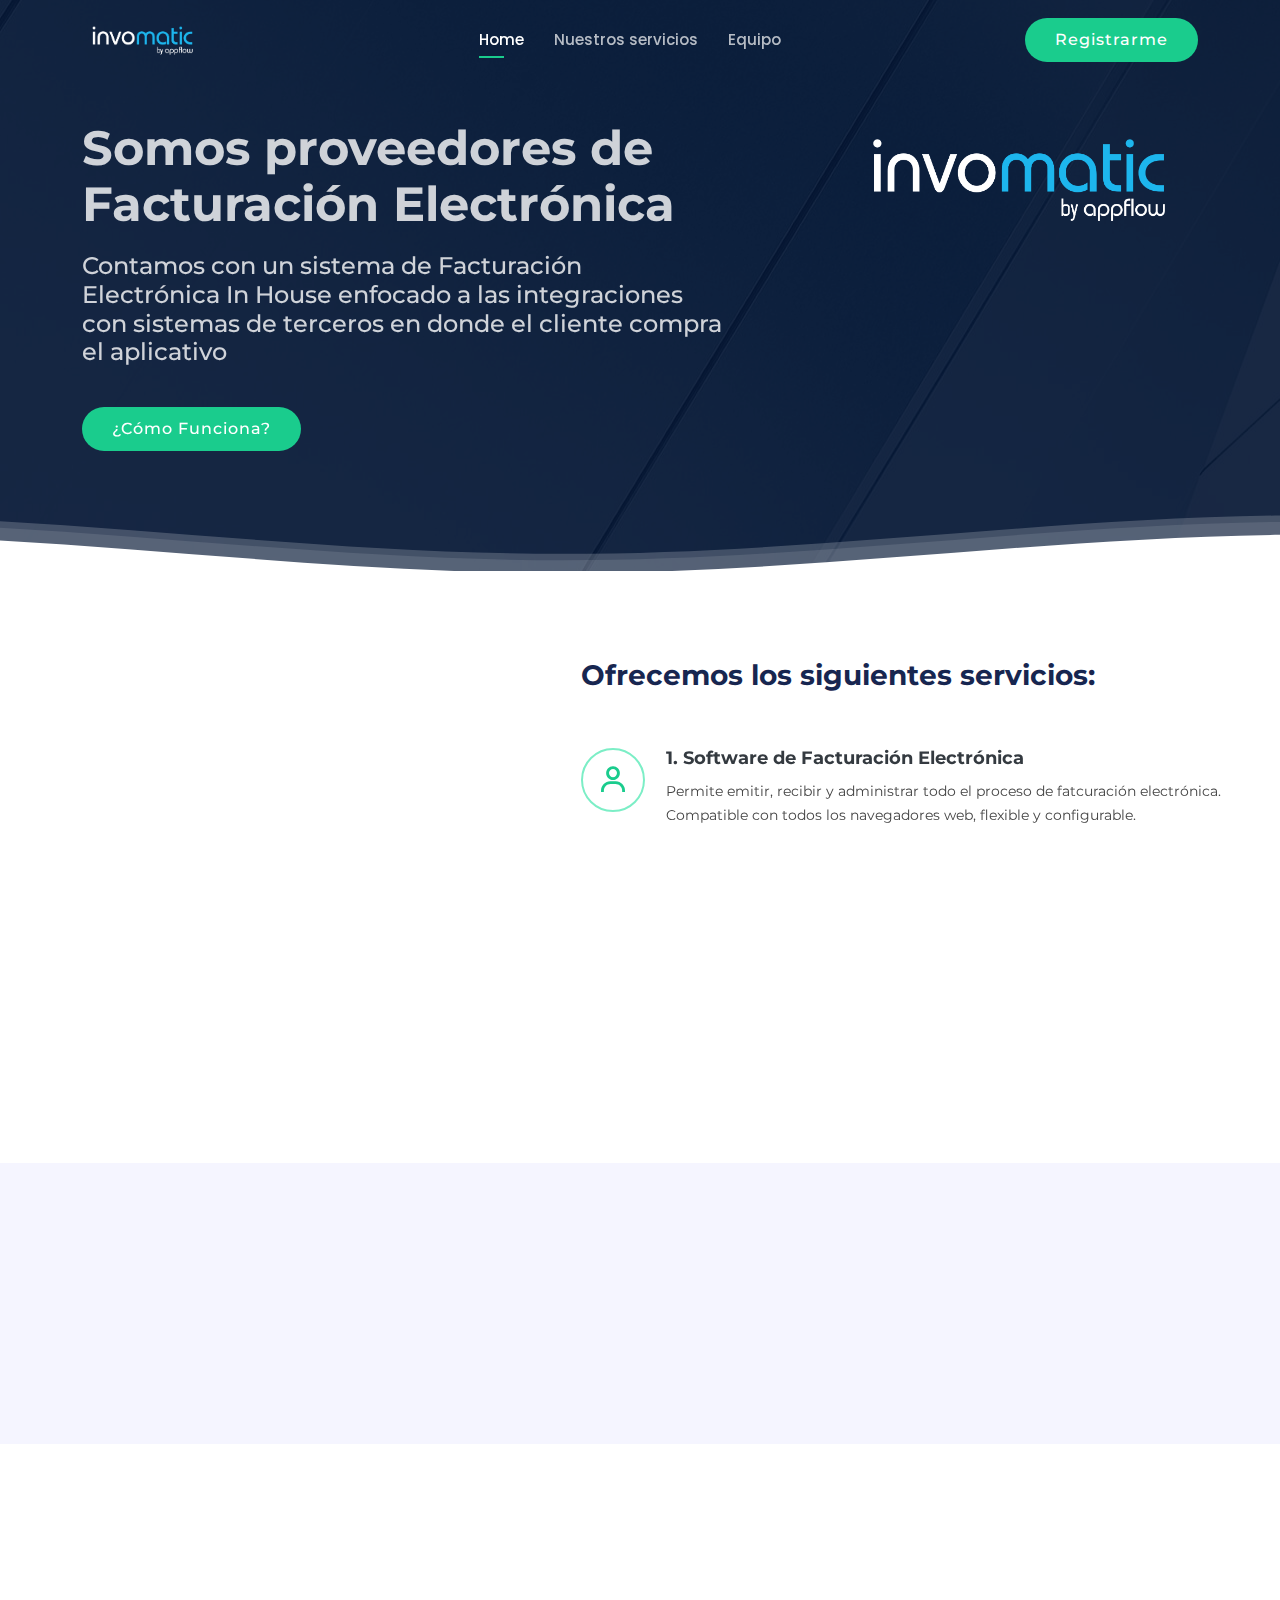
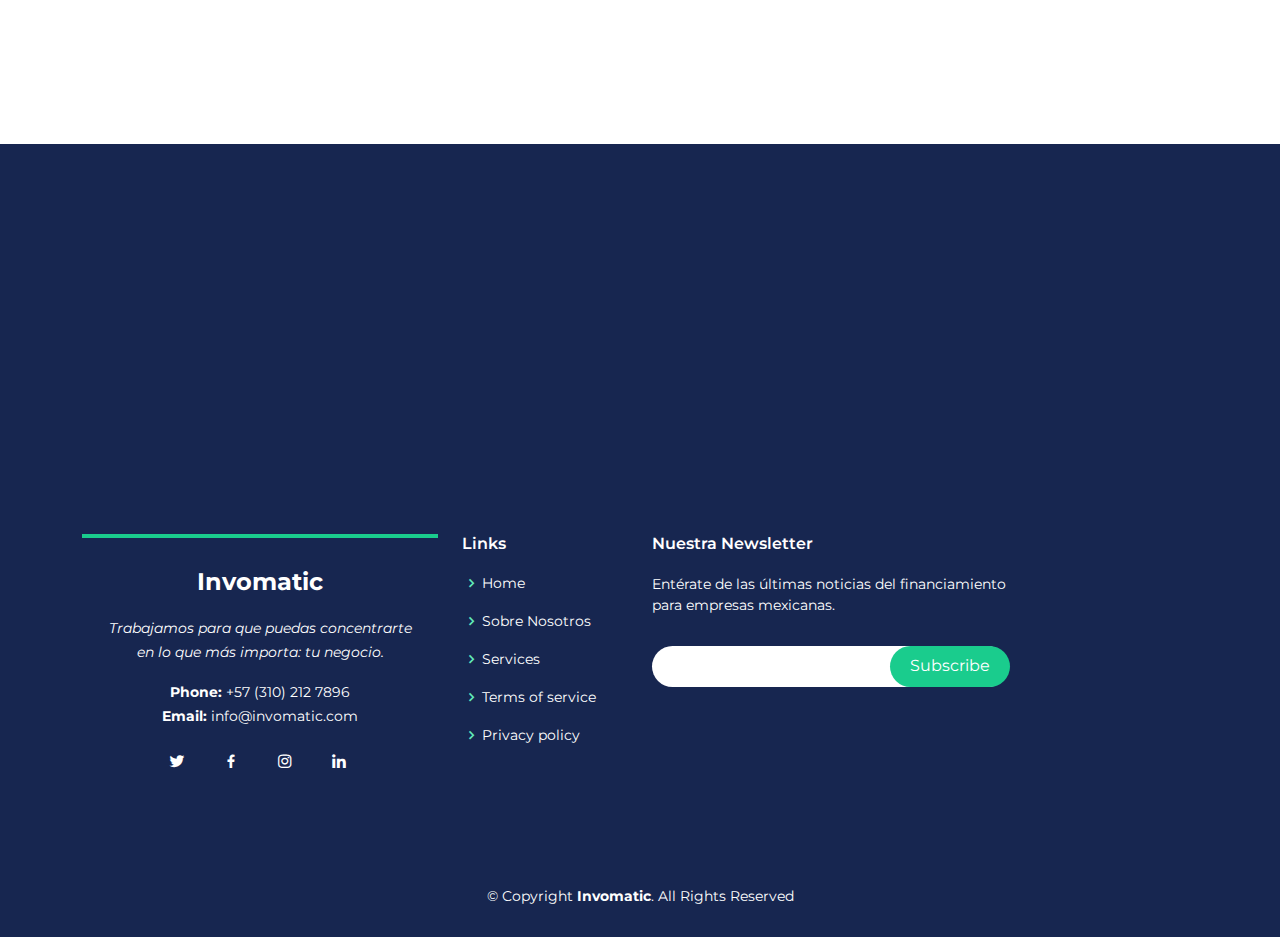
<file: index.html>
<!DOCTYPE html>
<html lang="en">

<head>
  <meta charset="utf-8">
  <meta content="width=device-width, initial-scale=1.0" name="viewport">

  <title>Invomatic</title>
  <meta content="" name="description">
  <meta content="" name="keywords">

  <!-- Favicons -->
  <link href="assets/img/invomatic.png" rel="icon">
  <link href="assets/img/apple-touch-icon.png" rel="apple-touch-icon">

  <!-- Google Fonts -->
  <link
    href="https://fonts.googleapis.com/css?family=Open+Sans:300,300i,400,400i,600,600i,700,700i|Montserrat:300,300i,400,400i,500,500i,600,600i,700,700i|Poppins:300,300i,400,400i,500,500i,600,600i,700,700i"
    rel="stylesheet">

  <!-- Vendor CSS Files -->
  <link href="assets/vendor/aos/aos.css" rel="stylesheet">
  <link href="assets/vendor/bootstrap/css/bootstrap.min.css" rel="stylesheet">
  <link href="assets/vendor/bootstrap-icons/bootstrap-icons.css" rel="stylesheet">
  <link href="assets/vendor/boxicons/css/boxicons.min.css" rel="stylesheet">
  <link href="assets/vendor/glightbox/css/glightbox.min.css" rel="stylesheet">
  <link href="assets/vendor/remixicon/remixicon.css" rel="stylesheet">
  <link href="assets/vendor/swiper/swiper-bundle.min.css" rel="stylesheet">

  <!-- Template Main CSS File -->
  <link href="assets/css/style.css" rel="stylesheet">

  <!-- =======================================================
  * Updated: Mar 17 2024 with Bootstrap v5.3.3
  * Author: Liquicapital Innapsis
  ======================================================== -->
</head>

<body>

  <!-- ======= Header ======= -->
  <header id="header" class="fixed-top d-flex align-items-center header-transparent">
    <div class="container d-flex align-items-center justify-content-between">

      <div class="logo">
        <a href="index.html"><img src="assets/img/invomatic.png" alt="" class="img-fluid"></a>
      </div>

      <nav id="navbar" class="navbar">
        <ul>
          <li><a class="nav-link scrollto active" href="#hero">Home</a></li>
          <li><a class="nav-link scrollto" href="#about">Nuestros servicios</a></li>
          <li><a class="nav-link scrollto" href="#testimonials">Equipo</a></li>
      </nav><!-- .navbar -->

      <a class="btn-get-started scrollto">Registrarme</a>

    </div>
  </header><!-- End Header -->

  <!-- ======= Hero Section ======= -->
  <section id="hero">

    <div class="container">
      <div class="row justify-content-between">
        <div class="col-lg-7 pt-5 pt-lg-0 order-2 order-lg-1 d-flex align-items-center">
          <div data-aos="zoom-out">
            <h1>Somos proveedores de Facturación Electrónica</h1>
            <h2>Contamos con un sistema de Facturación Electrónica In House enfocado a las integraciones con sistemas
              de terceros en donde el cliente compra el aplicativo</h2>
            <div class="text-center text-lg-start">
              <a href="#about" class="btn-get-started scrollto">¿Cómo Funciona?</a>
            </div>
          </div>
        </div>
        <div class="col-lg-4 order-1 order-lg-2 hero-img" data-aos="zoom-out" data-aos-delay="300">
          <img src="assets/img/invomatic.png" class="img-fluid animated" alt="">
        </div>
      </div>
    </div>

    <svg class="hero-waves" xmlns="http://www.w3.org/2000/svg" xmlns:xlink="http://www.w3.org/1999/xlink"
      viewBox="0 24 150 28 " preserveAspectRatio="none">
      <defs>
        <path id="wave-path" d="M-160 44c30 0 58-18 88-18s 58 18 88 18 58-18 88-18 58 18 88 18 v44h-352z">
      </defs>
      <g class="wave1">
        <use xlink:href="#wave-path" x="50" y="3" fill="rgba(255,255,255, .1)">
      </g>
      <g class="wave2">
        <use xlink:href="#wave-path" x="50" y="0" fill="rgba(255,255,255, .2)">
      </g>
      <g class="wave3">
        <use xlink:href="#wave-path" x="50" y="9" fill="#fff">
      </g>
    </svg>

  </section><!-- End Hero -->

  <main id="main">

    <!-- ======= Cómo Funciona ======= -->

    <section id="about" class="about">
      <div class="container-fluid">
        <div class="row">
          <div class="col-xl-5 col-lg-6 d-flex justify-content-center align-items-stretch" data-aos="fade-right">
            <!-- <a href="https://www.youtube.com/watch?v=StpBR2W8G5A" class="glightbox play-btn mb-4"></a> -->
          </div>

          <div
            class="col-xl-7 col-lg-6 icon-boxes d-flex flex-column align-items-stretch justify-content-center py-5 px-lg-5"
            data-aos="fade-left">
            <h3>Ofrecemos los siguientes servicios:</h3>
            <!-- <p>Crea tu cuenta</p> -->

            <div class="icon-box" data-aos="zoom-in" data-aos-delay="100">
              <div class="icon"><i class="bx bx-user"></i></div>
              <h4 class="title"><a href="">1. Software de Facturación Electrónica</a></h4>
              <p class="description">Permite emitir, recibir y administrar todo el proceso de fatcuración electrónica.
                Compatible con todos los navegadores web, flexible y configurable.</p>
            </div>

            <div class="icon-box" data-aos="zoom-in" data-aos-delay="200">
              <div class="icon"><i class="bx bx-fingerprint"></i></div>
              <h4 class="title"><a href="">2. Facturación Electrónica sin costo fijo</a></h4>
              <p class="description">Sistema de Facturación Electrónica In House enfocado a las integraciones con
                sistemas de terceros en donde el cliente compra el aplicativo.</p>
            </div>

            <div class="icon-box" data-aos="zoom-in" data-aos-delay="300">
              <div class="icon"><i class="bx bx-file"></i></div>
              <h4 class="title"><a href="">3. Automatizaciones de Facturación Electrónica</a></h4>
              <p class="description">Tenemos la capacidad para automatizar procesos de emisión, recepción y entrega de
                documentos de facturación electónica.</p>
            </div>

          </div>
        </div>

      </div>
    </section>

    <!-- End Cómo Funciona -->

    <!-- ======= Counts Section ======= -->

    <section id="counts" class="counts">
      <div class="container">

        <div class="row" data-aos="fade-up">

          <div class="col-lg-3 col-md-6">
            <div class="count-box">
              <i class="bi bi-emoji-smile"></i>
              <span data-purecounter-start="0" data-purecounter-end="1712" data-purecounter-duration="1"
                class="purecounter"></span>
              <p>Clientes activos</p>
            </div>
          </div>

          <div class="col-lg-3 col-md-6 mt-5 mt-md-0">
            <div class="count-box">
              <i class="bi bi-journal-richtext"></i>
              <span data-purecounter-start="0" data-purecounter-end="120" data-purecounter-duration="1"
                class="purecounter"></span>
              <p>Millones de documentos procesados</p>
            </div>
          </div>

          <div class="col-lg-3 col-md-6 mt-5 mt-lg-0">
            <div class="count-box">
              <i class="bi bi-headset"></i>
              <span data-purecounter-start="0" data-purecounter-end="8" data-purecounter-duration="1"
                class="purecounter"></span>
              <p>Soporte Dedicado</p>
            </div>
          </div>

          <div class="col-lg-3 col-md-6 mt-5 mt-lg-0">
            <div class="count-box">
              <i class="bi bi-people"></i>
              <span data-purecounter-start="0" data-purecounter-end="32" data-purecounter-duration="1"
                class="purecounter"></span>
              <p>Trabajando para ti</p>
            </div>
          </div>

        </div>

      </div>
    </section>
    <!-- End Simulador -->

    <!-- ======= VENTAJAS ======= -->

    <section id="features" class="features">
      <div class="container">

        <div class="section-title" data-aos="fade-up">
          <h2></h2>
          <p>Lo que nos caracteriza</p>
        </div>

        <div class="row" data-aos="fade-left">
          <div class="col-lg-3 col-md-4">
            <div class="icon-box" data-aos="zoom-in" data-aos-delay="50">
              <i class="ri-store-line" style="color: #ffbb2c;"></i>
              <h3><a href="">Experiencia</a></h3>
            </div>
          </div>
          <div class="col-lg-3 col-md-4 mt-4 mt-md-0">
            <div class="icon-box" data-aos="zoom-in" data-aos-delay="100">
              <i class="ri-bar-chart-box-line" style="color: #5578ff;"></i>
              <h3><a href="">Calidad</a></h3>
            </div>
          </div>
          <div class="col-lg-3 col-md-4 mt-4 mt-md-0">
            <div class="icon-box" data-aos="zoom-in" data-aos-delay="150">
              <i class="ri-calendar-todo-line" style="color: #e80368;"></i>
              <h3><a href="">Soporte Completo</a></h3>
            </div>
          </div>
          <div class="col-lg-3 col-md-4 mt-4 mt-lg-0">
            <div class="icon-box" data-aos="zoom-in" data-aos-delay="200">
              <i class="ri-file-list-3-line" style="color: #11dbcf;"></i>
              <h3><a href="">Personalizaciones</a></h3>
            </div>
          </div>
        </div>
    </section>
    <!-- ======= Testimonials Section ======= -->
    <section id="testimonials" class="testimonials">
      <div class="container">

        <div class="testimonials-slider swiper" data-aos="fade-up" data-aos-delay="100">
          <div class="swiper-wrapper">

            <div class="swiper-slide">
              <div class="testimonial-item">
                <img src="assets/img/testimonials/testimonials-1.jpg" class="testimonial-img" alt="">
                <h3>Javier Fransisco Martínez Sintes</h3>
                <h4>CEO &amp; Founder</h4>
                <!-- <p>
                  <i class="bx bxs-quote-alt-left quote-icon-left"></i>
                  Referencia 1.
                  <i class="bx bxs-quote-alt-right quote-icon-right"></i>
                </p> -->
              </div>
            </div><!-- End testimonial item -->

            <div class="swiper-slide">
              <div class="testimonial-item">
                <img src="assets/img/testimonials/testimonials-4.jpg" class="testimonial-img" alt="">
                <h3>Mauricio David Obando</h3>
                <h4>Arquitecto de Software</h4>
                <!-- <p>
                  <i class="bx bxs-quote-alt-left quote-icon-left"></i>
                  Refencia 2.
                  <i class="bx bxs-quote-alt-right quote-icon-right"></i>
                </p> -->
              </div>
            </div><!-- End testimonial item -->
          </div>
    </section>

    <!-- <section id="faq" class="faq section-bg">
      <div class="container">

        <div class="section-title" data-aos="fade-up">
          <h2>F.A.Q</h2>
          <p>Preguntas Frecuentes</p>
        </div>

        <div class="faq-list">
          <ul>
            <li data-aos="fade-up">
              <i class="bx bx-help-circle icon-help"></i> <a data-bs-toggle="collapse" class="collapse"
                data-bs-target="#faq-list-1">¿Cómo funciona el factoraje? <i class="bx bx-chevron-down icon-show"></i><i
                  class="bx bx-chevron-up icon-close"></i></a>
              <div id="faq-list-1" class="collapse show" data-bs-parent=".faq-list">
                <p>
                  Adelantamos el pago de las facturas a crédito de tus clientes para que cuentes con la liquidez que tu
                  negocio necesita. Con nuestro proceso digital recibes el pago adelantado en tu cuenta en cuestión de
                  horas, y nosotros cobramos tu factura al vencimiento.
                </p>
              </div>
            </li>

            <li data-aos="fade-up" data-aos-delay="100">
              <i class="bx bx-help-circle icon-help"></i> <a data-bs-toggle="collapse" data-bs-target="#faq-list-2"
                class="collapsed">¿Me hacen consulta en centrales de riesgo? <i
                  class="bx bx-chevron-down icon-show"></i><i class="bx bx-chevron-up icon-close"></i></a>
              <div id="faq-list-2" class="collapse" data-bs-parent=".faq-list">
                <p>
                  Dolor sit amet consectetur adipiscing elit pellentesque habitant morbi. Id interdum velit laoreet id
                  donec ultrices. Fringilla phasellus faucibus scelerisque eleifend donec pretium. Est pellentesque elit
                  ullamcorper dignissim. Mauris ultrices eros in cursus turpis massa tincidunt dui.
                </p>
              </div>
            </li>

            <li data-aos="fade-up" data-aos-delay="200">
              <i class="bx bx-help-circle icon-help"></i> <a data-bs-toggle="collapse" data-bs-target="#faq-list-3"
                class="collapsed">¿Alguien más tiene acceso a mis datos? <i class="bx bx-chevron-down icon-show"></i><i
                  class="bx bx-chevron-up icon-close"></i></a>
              <div id="faq-list-3" class="collapse" data-bs-parent=".faq-list">
                <p>
                  Eleifend mi in nulla posuere sollicitudin aliquam ultrices sagittis orci. Faucibus pulvinar elementum
                  integer enim. Sem nulla pharetra diam sit amet nisl suscipit. Rutrum tellus pellentesque eu tincidunt.
                  Lectus urna duis convallis convallis tellus. Urna molestie at elementum eu facilisis sed odio morbi
                  quis
                </p>
              </div>
            </li>

            <li data-aos="fade-up" data-aos-delay="300">
              <i class="bx bx-help-circle icon-help"></i> <a data-bs-toggle="collapse" data-bs-target="#faq-list-4"
                class="collapsed">¿Cuál es el máximo monto que puedo recibir? <i
                  class="bx bx-chevron-down icon-show"></i><i class="bx bx-chevron-up icon-close"></i></a>
              <div id="faq-list-4" class="collapse" data-bs-parent=".faq-list">
                <p>
                  Molestie a iaculis at erat pellentesque adipiscing commodo. Dignissim suspendisse in est ante in. Nunc
                  vel risus commodo viverra maecenas accumsan. Sit amet nisl suscipit adipiscing bibendum est. Purus
                  gravida quis blandit turpis cursus in.
                </p>
              </div>
            </li>

            <li data-aos="fade-up" data-aos-delay="400">
              <i class="bx bx-help-circle icon-help"></i> <a data-bs-toggle="collapse" data-bs-target="#faq-list-5"
                class="collapsed">¿Por qué debo ingresar mis datos y mi clave CIEC en la plataforma? <i
                  class="bx bx-chevron-down icon-show"></i><i class="bx bx-chevron-up icon-close"></i></a>
              <div id="faq-list-5" class="collapse" data-bs-parent=".faq-list">
                <p>
                  Laoreet sit amet cursus sit amet dictum sit amet justo. Mauris vitae ultricies leo integer malesuada
                  nunc vel. Tincidunt eget nullam non nisi est sit amet. Turpis nunc eget lorem dolor sed. Ut venenatis
                  tellus in metus vulputate eu scelerisque.
                </p>
              </div>
            </li>

          </ul>
        </div>

      </div>
    </section> -->

  </main><!-- End #main -->

  <!-- ======= Footer ======= -->
  <footer id="footer">
    <div class="footer-top">
      <div class="container">
        <div class="row">

          <div class="col-lg-4 col-md-6">
            <div class="footer-info">
              <h3>Invomatic</h3>
              <p class="pb-3"><em>Trabajamos para que puedas concentrarte en lo que más importa: tu negocio.</em>
              </p>
              <p>
                <strong>Phone:</strong> +57 (310) 212 7896<br>
                <strong>Email:</strong> info@invomatic.com<br>
              </p>
              <div class="social-links mt-3">
                <a href="#" class="twitter"><i class="bx bxl-twitter"></i></a>
                <a href="#" class="facebook"><i class="bx bxl-facebook"></i></a>
                <a href="#" class="instagram"><i class="bx bxl-instagram"></i></a>
                <a href="#" class="linkedin"><i class="bx bxl-linkedin"></i></a>
              </div>
            </div>
          </div>

          <div class="col-lg-2 col-md-6 footer-links">
            <h4>Links</h4>
            <ul>
              <li><i class="bx bx-chevron-right"></i> <a href="#">Home</a></li>
              <li><i class="bx bx-chevron-right"></i> <a href="#">Sobre Nosotros</a></li>
              <li><i class="bx bx-chevron-right"></i> <a href="#">Services</a></li>
              <li><i class="bx bx-chevron-right"></i> <a href="#">Terms of service</a></li>
              <li><i class="bx bx-chevron-right"></i> <a href="#">Privacy policy</a></li>
            </ul>
          </div>
          <div class="col-lg-4 col-md-6 footer-newsletter">
            <h4>Nuestra Newsletter</h4>
            <p>Entérate de las últimas noticias del financiamiento para empresas mexicanas.</p>
            <form action="" method="post">
              <input type="email" name="email"><input type="submit" value="Subscribe">
            </form>

          </div>

        </div>
      </div>
    </div>

    <div class="container">
      <div class="copyright">
        &copy; Copyright <strong><span>Invomatic</span></strong>. All Rights Reserved
      </div>
    </div>
  </footer>

  <!-- End Footer -->

  <a href="#" class="back-to-top d-flex align-items-center justify-content-center"><i
      class="bi bi-arrow-up-short"></i></a>
  <div id="preloader"></div>

  <!-- Vendor JS Files -->
  <script src="assets/vendor/purecounter/purecounter_vanilla.js"></script>
  <script src="assets/vendor/aos/aos.js"></script>
  <script src="assets/vendor/bootstrap/js/bootstrap.bundle.min.js"></script>
  <script src="assets/vendor/glightbox/js/glightbox.min.js"></script>
  <script src="assets/vendor/swiper/swiper-bundle.min.js"></script>
  <script src="assets/vendor/php-email-form/validate.js"></script>

  <!-- Template Main JS File -->
  <script src="assets/js/main.js"></script>


  <!-- Simulador -->
  <script>
    function updateAmountValue(value) {
      document.getElementById('amountValue').innerText = `$${parseInt(value).toLocaleString('en-US')}`;
      calculate();
    }

    function updateDaysValue(value) {
      document.getElementById('daysValue').value = value;
      calculate();
    }

    function calculate() {
      const amount = parseInt(document.getElementById('amountRange').value);
      const days = parseInt(document.getElementById('daysValue').value);
      const exponente = (days / 360)
      const portencia = Math.pow(1.32, exponente)
      const montoFinanciado = (amount * 0.98)
      const valorDesembolso = Math.round(montoFinanciado / portencia)
      document.getElementById('finalAmount').innerText = `$${valorDesembolso.toLocaleString('en-US')}`;
    }

    // Initialize values
    calculate();
  </script>

  <!-- Selector -->
  <script>
    document.querySelectorAll('.option').forEach(option => {
      option.addEventListener('click', () => {
        document.querySelectorAll('.option').forEach(opt => opt.classList.remove('selected'));
        option.classList.add('selected');
        updateDaysValue(option.getAttribute('data-value'))
      });
    });
  </script>

</body>

</html>
</file>
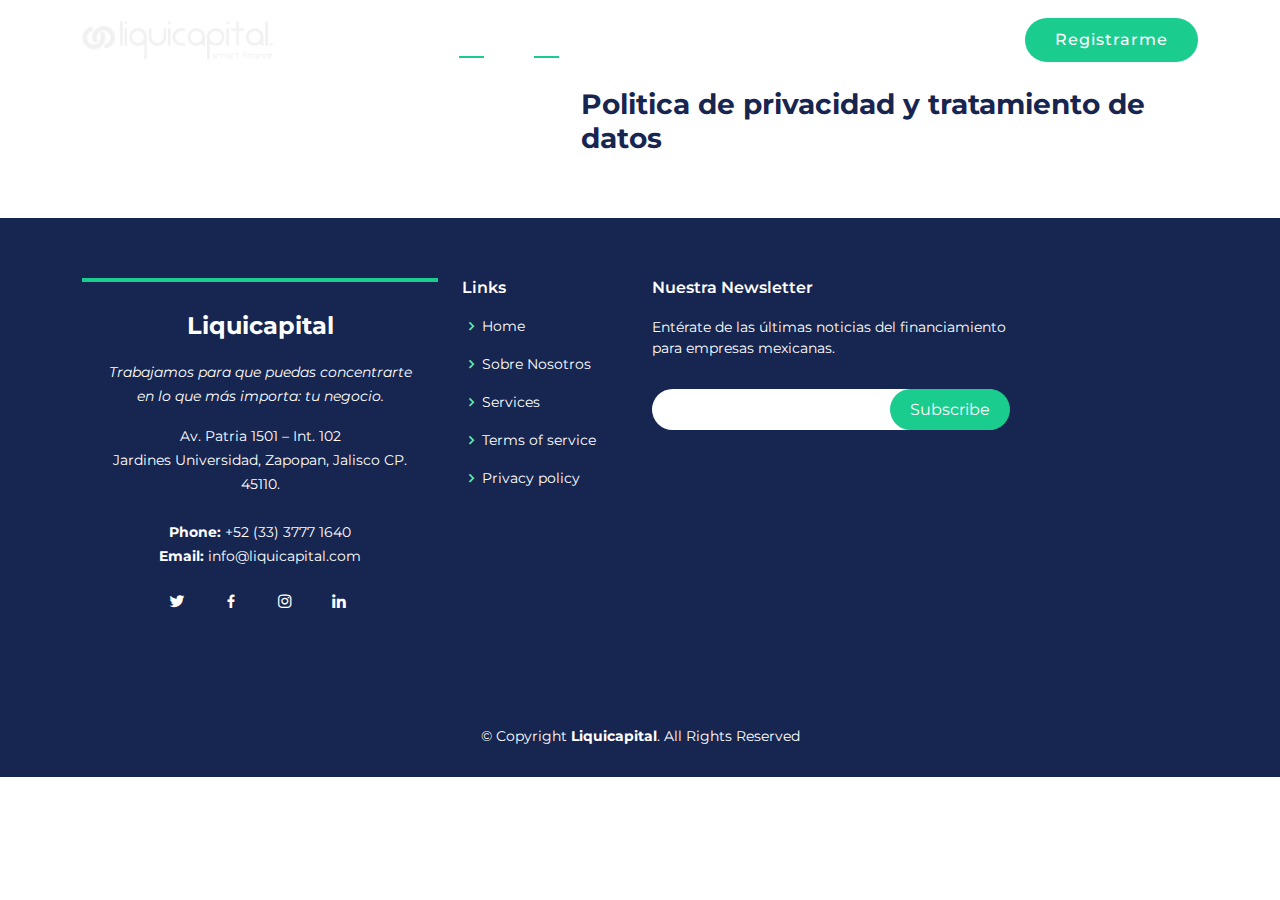
<file: aviso-privacidad.html>
<!DOCTYPE html>
<html lang="en">

<head>
  <meta charset="utf-8">
  <meta content="width=device-width, initial-scale=1.0" name="viewport">

  <title>Liquicapital - Financiamiento fácil y rápido</title>
  <meta content="" name="description">
  <meta content="" name="keywords">

  <!-- Favicons -->
  <link href="assets/img/favicon.png" rel="icon">
  <link href="assets/img/apple-touch-icon.png" rel="apple-touch-icon">

  <!-- Google Fonts -->
  <link
    href="https://fonts.googleapis.com/css?family=Open+Sans:300,300i,400,400i,600,600i,700,700i|Montserrat:300,300i,400,400i,500,500i,600,600i,700,700i|Poppins:300,300i,400,400i,500,500i,600,600i,700,700i"
    rel="stylesheet">

  <!-- Vendor CSS Files -->
  <link href="assets/vendor/aos/aos.css" rel="stylesheet">
  <link href="assets/vendor/bootstrap/css/bootstrap.min.css" rel="stylesheet">
  <link href="assets/vendor/bootstrap-icons/bootstrap-icons.css" rel="stylesheet">
  <link href="assets/vendor/boxicons/css/boxicons.min.css" rel="stylesheet">
  <link href="assets/vendor/glightbox/css/glightbox.min.css" rel="stylesheet">
  <link href="assets/vendor/remixicon/remixicon.css" rel="stylesheet">
  <link href="assets/vendor/swiper/swiper-bundle.min.css" rel="stylesheet">

  <!-- Template Main CSS File -->
  <link href="assets/css/style.css" rel="stylesheet">

  <!-- =======================================================
  * Updated: Mar 17 2024 with Bootstrap v5.3.3
  * Author: Liquicapital Innapsis
  ======================================================== -->
</head>

<body>

  <!-- ======= Header ======= -->
  <header id="header" class="fixed-top d-flex align-items-center header-transparent">
    <div class="container d-flex align-items-center justify-content-between">

      <div class="logo">
        <a href="index.html"><img src="assets/img/logo.png" alt="" class="img-fluid"></a>
      </div>

      <nav id="navbar" class="navbar">
        <ul>
          <li><a class="nav-link scrollto active" href="#hero">Home</a></li>
          <li><a class="nav-link scrollto" href="#about">Cómo Funciona</a></li>
          <li><a class="nav-link scrollto" href="#counts">Calculadora</a></li>
          <li><a class="nav-link scrollto" href="#team">Equipo</a></li>
      </nav><!-- .navbar -->

      <a href="https://d3rpk2in1v7csd.cloudfront.net/" class="btn-get-started scrollto">Registrarme</a>

    </div>
  </header><!-- End Header -->

  <!-- ======= Hero Section ======= -->
  

  <main id="main">

    <!-- ======= Cómo Funciona ======= -->

    <section id="about" class="about">
      <div class="container-fluid">
        <div class="row">
          <div class="col-xl-5 col-lg-6 d-flex justify-content-center align-items-stretch" data-aos="fade-right">
            <!-- <a href="https://www.youtube.com/watch?v=StpBR2W8G5A" class="glightbox play-btn mb-4"></a> -->
          </div>

          <div
            class="col-xl-7 col-lg-6 icon-boxes d-flex flex-column align-items-stretch justify-content-center py-5 px-lg-5"
            data-aos="fade-left">
            <h3>Politica de privacidad y tratamiento de datos</h3>
            <!-- <p>Crea tu cuenta</p> -->
          </div>
        </div>

      </div>
    </section>


  </main><!-- End #main -->

  <!-- ======= Footer ======= -->
  <footer id="footer">
    <div class="footer-top">
      <div class="container">
        <div class="row">

          <div class="col-lg-4 col-md-6">
            <div class="footer-info">
              <h3>Liquicapital</h3>
              <p class="pb-3"><em>Trabajamos para que puedas concentrarte en lo que más importa: tu negocio.</em>
              </p>
              <p>
                Av. Patria 1501 – Int. 102<br>
                Jardines Universidad, Zapopan, Jalisco CP. 45110.<br><br>
                <strong>Phone:</strong> +52 (33) 3777 1640<br>
                <strong>Email:</strong> info@liquicapital.com<br>
              </p>
              <div class="social-links mt-3">
                <a href="#" class="twitter"><i class="bx bxl-twitter"></i></a>
                <a href="#" class="facebook"><i class="bx bxl-facebook"></i></a>
                <a href="#" class="instagram"><i class="bx bxl-instagram"></i></a>
                <a href="#" class="linkedin"><i class="bx bxl-linkedin"></i></a>
              </div>
            </div>
          </div>

          <div class="col-lg-2 col-md-6 footer-links">
            <h4>Links</h4>
            <ul>
              <li><i class="bx bx-chevron-right"></i> <a href="#">Home</a></li>
              <li><i class="bx bx-chevron-right"></i> <a href="#">Sobre Nosotros</a></li>
              <li><i class="bx bx-chevron-right"></i> <a href="#">Services</a></li>
              <li><i class="bx bx-chevron-right"></i> <a href="#">Terms of service</a></li>
              <li><i class="bx bx-chevron-right"></i> <a href="#">Privacy policy</a></li>
            </ul>
          </div>
          <div class="col-lg-4 col-md-6 footer-newsletter">
            <h4>Nuestra Newsletter</h4>
            <p>Entérate de las últimas noticias del financiamiento para empresas mexicanas.</p>
            <form action="" method="post">
              <input type="email" name="email"><input type="submit" value="Subscribe">
            </form>

          </div>

        </div>
      </div>
    </div>

    <div class="container">
      <div class="copyright">
        &copy; Copyright <strong><span>Liquicapital</span></strong>. All Rights Reserved
      </div>
    </div>
  </footer>

  <!-- End Footer -->

  <a href="#" class="back-to-top d-flex align-items-center justify-content-center"><i
      class="bi bi-arrow-up-short"></i></a>
  <div id="preloader"></div>

  <!-- Vendor JS Files -->
  <script src="assets/vendor/purecounter/purecounter_vanilla.js"></script>
  <script src="assets/vendor/aos/aos.js"></script>
  <script src="assets/vendor/bootstrap/js/bootstrap.bundle.min.js"></script>
  <script src="assets/vendor/glightbox/js/glightbox.min.js"></script>
  <script src="assets/vendor/swiper/swiper-bundle.min.js"></script>
  <script src="assets/vendor/php-email-form/validate.js"></script>

  <!-- Template Main JS File -->
  <script src="assets/js/main.js"></script>

</body>

</html>
</file>
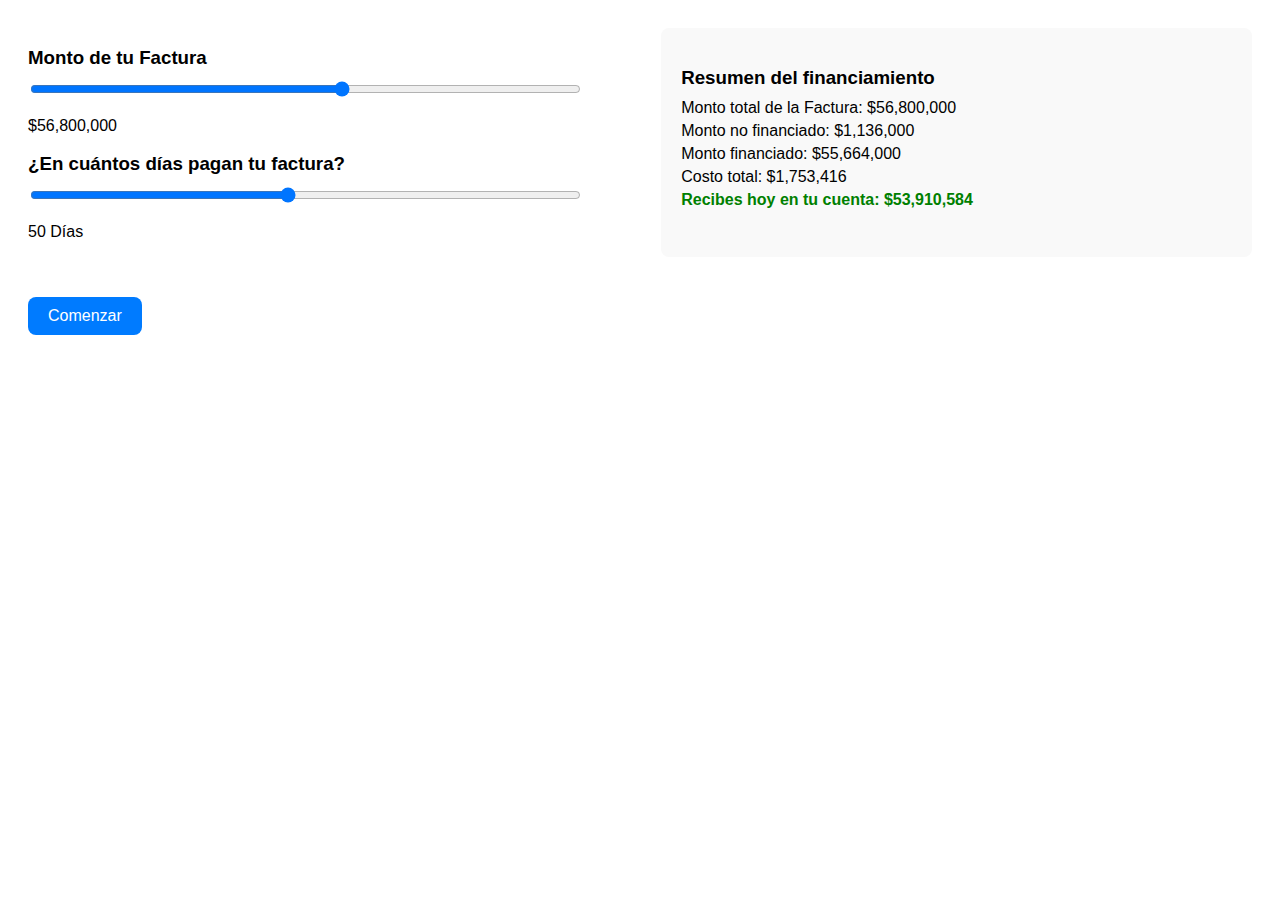
<file: calculadora.html>
<!DOCTYPE html>
<html lang="en">

<head>
    <meta charset="UTF-8">
    <meta name="viewport" content="width=device-width, initial-scale=1.0">
    <title>Factoring Calculator</title>
    <style>
        body {
            font-family: Arial, sans-serif;
        }

        .container {
            display: flex;
            justify-content: space-between;
            padding: 20px;
        }

        .slider-container,
        .result-container {
            width: 45%;
        }

        .slider-container h3,
        .result-container h3 {
            margin-bottom: 10px;
        }

        .slider-container input[type=range] {
            width: 100%;
        }

        .result-container {
            background-color: #f9f9f9;
            padding: 20px;
            border-radius: 8px;
        }

        .result-container p {
            margin: 5px 0;
        }

        .highlight {
            color: green;
            font-weight: bold;
        }

        .button {
            display: inline-block;
            padding: 10px 20px;
            background-color: #007bff;
            color: white;
            border-radius: 8px;
            text-align: center;
            cursor: pointer;
        }
    </style>
</head>

<body>

    <div class="container">
        <div class="slider-container">
            <h3>Monto de tu Factura</h3>
            <input type="range" id="amountRange" min="100000" max="100000000" value="56800000"
                oninput="updateAmountValue(this.value)">
            <p id="amountValue">$56,800,000</p>

            <h3>¿En cuántos días pagan tu factura?</h3>
            <input type="range" id="daysRange" min="15" max="90" value="50" oninput="updateDaysValue(this.value)">
            <p id="daysValue">50 Días</p>
        </div>

        <div class="result-container">
            <h3>Resumen del financiamiento</h3>
            <p>Monto total de la Factura: <span id="totalAmount">$56,800,000</span></p>
            <p>Monto no financiado: <span id="unfinancedAmount">$1,136,000</span></p>
            <p>Monto financiado: <span id="financedAmount">$55,664,000</span></p>
            <p>Costo total: <span id="totalCost">$1,753,220</span></p>
            <p class="highlight">Recibes hoy en tu cuenta: <span id="finalAmount">$53,910,780</span></p>
        </div>
    </div>

    <div class="container">
        <div class="button" onclick="calculate()">Comenzar</div>
    </div>

    <script>
        function updateAmountValue(value) {
            document.getElementById('amountValue').innerText = `$${parseInt(value).toLocaleString()}`;
        }

        function updateDaysValue(value) {
            document.getElementById('daysValue').innerText = `${value} Días`;
        }

        function calculate() {
            const amount = parseInt(document.getElementById('amountRange').value);
            const days = parseInt(document.getElementById('daysRange').value);

            const unfinancedAmount = amount * 0.02;
            const financedAmount = amount - unfinancedAmount;
            const totalCost = financedAmount * 0.0315;
            const finalAmount = financedAmount - totalCost;

            document.getElementById('totalAmount').innerText = `$${amount.toLocaleString()}`;
            document.getElementById('unfinancedAmount').innerText = `$${unfinancedAmount.toLocaleString()}`;
            document.getElementById('financedAmount').innerText = `$${financedAmount.toLocaleString()}`;
            document.getElementById('totalCost').innerText = `$${totalCost.toLocaleString()}`;
            document.getElementById('finalAmount').innerText = `$${finalAmount.toLocaleString()}`;
        }

        // Initialize values
        calculate();
    </script>

</body>

</html>
</file>
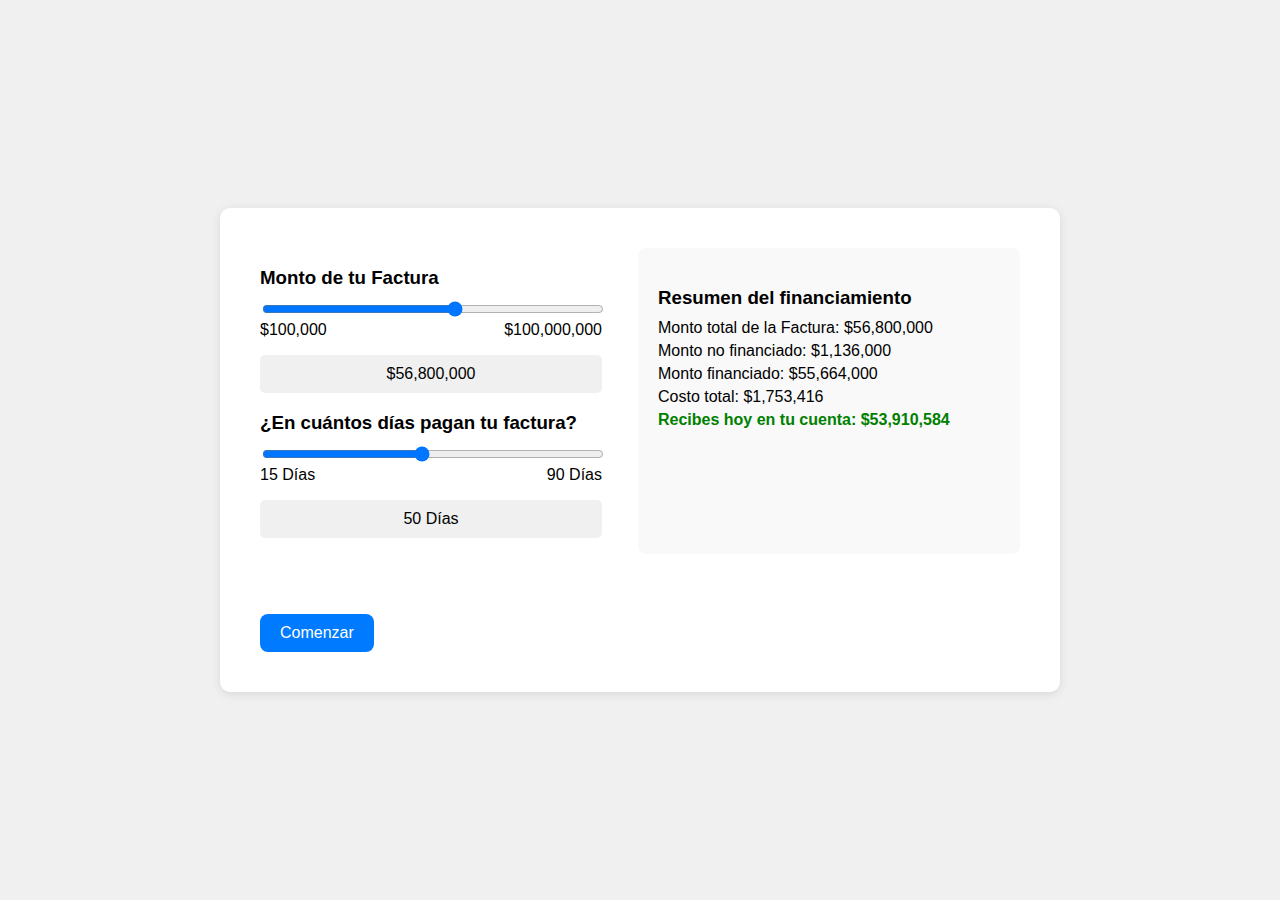
<file: calculadora2.html>
<!DOCTYPE html>
<html lang="en">
<head>
    <meta charset="UTF-8">
    <meta name="viewport" content="width=device-width, initial-scale=1.0">
    <title>Factoring Calculator</title>
    <style>
        body {
            font-family: Arial, sans-serif;
            background-color: #f0f0f0;
            display: flex;
            justify-content: center;
            align-items: center;
            height: 100vh;
            margin: 0;
        }
        .card {
            background-color: white;
            border-radius: 10px;
            box-shadow: 0 2px 10px rgba(0,0,0,0.1);
            width: 90%;
            max-width: 800px;
            padding: 20px;
        }
        .container {
            display: flex;
            justify-content: space-between;
            padding: 20px;
        }
        .slider-container, .result-container {
            width: 45%;
        }
        .slider-container h3, .result-container h3 {
            margin-bottom: 10px;
        }
        .slider-container input[type=range] {
            width: 100%;
        }
        .slider-labels {
            display: flex;
            justify-content: space-between;
        }
        .result-container {
            background-color: #f9f9f9;
            padding: 20px;
            border-radius: 8px;
        }
        .result-container p {
            margin: 5px 0;
        }
        .highlight {
            color: green;
            font-weight: bold;
        }
        .button {
            display: inline-block;
            padding: 10px 20px;
            background-color: #007bff;
            color: white;
            border-radius: 8px;
            text-align: center;
            cursor: pointer;
            margin-top: 20px;
            text-decoration: none;
        }
    </style>
</head>
<body>

<div class="card">
    <div class="container">
        <div class="slider-container">
            <h3>Monto de tu Factura</h3>
            <input type="range" id="amountRange" min="100000" max="100000000" value="56800000" oninput="updateAmountValue(this.value)">
            <div class="slider-labels">
                <span>$100,000</span>
                <span>$100,000,000</span>
            </div>
            <p id="amountValue" style="text-align:center; background-color:#f0f0f0; padding:10px; border-radius:5px;">$56,800,000</p>

            <h3>¿En cuántos días pagan tu factura?</h3>
            <input type="range" id="daysRange" min="15" max="90" value="50" oninput="updateDaysValue(this.value)">
            <div class="slider-labels">
                <span>15 Días</span>
                <span>90 Días</span>
            </div>
            <p id="daysValue" style="text-align:center; background-color:#f0f0f0; padding:10px; border-radius:5px;">50 Días</p>
        </div>

        <div class="result-container">
            <h3>Resumen del financiamiento</h3>
            <p>Monto total de la Factura: <span id="totalAmount">$56,800,000</span></p>
            <p>Monto no financiado: <span id="unfinancedAmount">$1,136,000</span></p>
            <p>Monto financiado: <span id="financedAmount">$55,664,000</span></p>
            <p>Costo total: <span id="totalCost">$1,753,220</span></p>
            <p class="highlight">Recibes hoy en tu cuenta: <span id="finalAmount">$53,910,780</span></p>
        </div>
    </div>

    <div class="container">
        <div class="button" onclick="calculate()">Comenzar</div>
    </div>
</div>

<script>
    function updateAmountValue(value) {
        document.getElementById('amountValue').innerText = `$${parseInt(value).toLocaleString()}`;
        calculate();
    }

    function updateDaysValue(value) {
        document.getElementById('daysValue').innerText = `${value} Días`;
        calculate();
    }

    function calculate() {
        const amount = parseInt(document.getElementById('amountRange').value);
        const days = parseInt(document.getElementById('daysRange').value);

        const unfinancedAmount = amount * 0.02;
        const financedAmount = amount - unfinancedAmount;
        const totalCost = financedAmount * 0.0315;
        const finalAmount = financedAmount - totalCost;

        document.getElementById('totalAmount').innerText = `$${amount.toLocaleString()}`;
        document.getElementById('unfinancedAmount').innerText = `$${unfinancedAmount.toLocaleString()}`;
        document.getElementById('financedAmount').innerText = `$${financedAmount.toLocaleString()}`;
        document.getElementById('totalCost').innerText = `$${totalCost.toLocaleString()}`;
        document.getElementById('finalAmount').innerText = `$${finalAmount.toLocaleString()}`;
    }

    // Initialize values
    calculate();
</script>

</body>
</html>
</file>
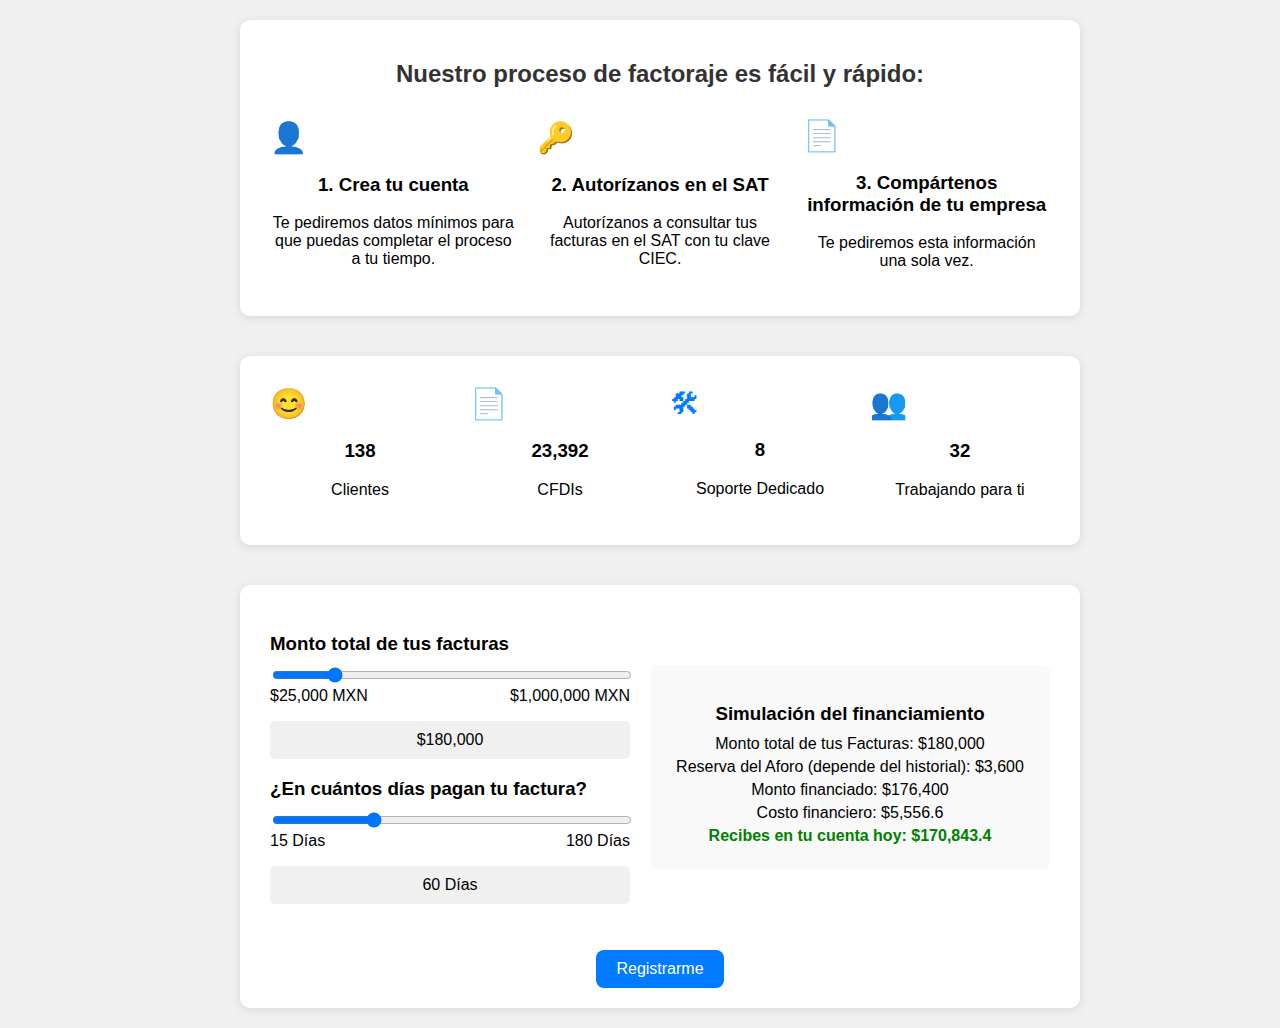
<file: calculadora3.html>
<!DOCTYPE html>
<html lang="en">
<head>
    <meta charset="UTF-8">
    <meta name="viewport" content="width=device-width, initial-scale=1.0">
    <title>Factoring Calculator</title>
    <style>
        body {
            font-family: 'Arial', sans-serif;
            background-color: #f0f0f0;
            margin: 0;
            padding: 0;
            display: flex;
            flex-direction: column;
            align-items: center;
        }
        .section {
            width: 90%;
            max-width: 800px;
            margin: 20px 0;
        }
        .card {
            background-color: white;
            border-radius: 10px;
            box-shadow: 0 2px 10px rgba(0,0,0,0.1);
            padding: 20px;
            width: 100%;
        }
        .title {
            text-align: center;
            color: #333;
        }
        .steps, .stats, .calculator {
            display: flex;
            justify-content: space-between;
            align-items: center;
            flex-wrap: wrap;
        }
        .step, .stat, .slider-container, .result-container {
            flex: 1;
            margin: 10px;
        }
        .step-icon, .stat-icon {
            font-size: 30px;
            color: #007bff;
        }
        .step-text, .stat-text {
            margin-top: 5px;
            text-align: center;
        }
        .slider-container h3, .result-container h3 {
            margin-bottom: 10px;
        }
        .slider-container input[type=range] {
            width: 100%;
        }
        .slider-labels {
            display: flex;
            justify-content: space-between;
        }
        .result-container {
            background-color: #f9f9f9;
            padding: 20px;
            border-radius: 8px;
            text-align: center;
        }
        .result-container p {
            margin: 5px 0;
        }
        .highlight {
            color: green;
            font-weight: bold;
        }
        .button {
            display: inline-block;
            padding: 10px 20px;
            background-color: #007bff;
            color: white;
            border-radius: 8px;
            text-align: center;
            cursor: pointer;
            margin-top: 20px;
            text-decoration: none;
        }
    </style>
</head>
<body>

<div class="section">
    <div class="card">
        <h2 class="title">Nuestro proceso de factoraje es fácil y rápido:</h2>
        <div class="steps">
            <div class="step">
                <div class="step-icon">👤</div>
                <div class="step-text">
                    <h3>1. Crea tu cuenta</h3>
                    <p>Te pediremos datos mínimos para que puedas completar el proceso a tu tiempo.</p>
                </div>
            </div>
            <div class="step">
                <div class="step-icon">🔑</div>
                <div class="step-text">
                    <h3>2. Autorízanos en el SAT</h3>
                    <p>Autorízanos a consultar tus facturas en el SAT con tu clave CIEC.</p>
                </div>
            </div>
            <div class="step">
                <div class="step-icon">📄</div>
                <div class="step-text">
                    <h3>3. Compártenos información de tu empresa</h3>
                    <p>Te pediremos esta información una sola vez.</p>
                </div>
            </div>
        </div>
    </div>
</div>

<div class="section">
    <div class="card">
        <div class="stats">
            <div class="stat">
                <div class="stat-icon">😊</div>
                <div class="stat-text">
                    <h3>138</h3>
                    <p>Clientes</p>
                </div>
            </div>
            <div class="stat">
                <div class="stat-icon">📄</div>
                <div class="stat-text">
                    <h3>23,392</h3>
                    <p>CFDIs</p>
                </div>
            </div>
            <div class="stat">
                <div class="stat-icon">🛠</div>
                <div class="stat-text">
                    <h3>8</h3>
                    <p>Soporte Dedicado</p>
                </div>
            </div>
            <div class="stat">
                <div class="stat-icon">👥</div>
                <div class="stat-text">
                    <h3>32</h3>
                    <p>Trabajando para ti</p>
                </div>
            </div>
        </div>
    </div>
</div>

<div class="section">
    <div class="card">
        <div class="calculator">
            <div class="slider-container">
                <h3>Monto total de tus facturas</h3>
                <input type="range" id="amountRange" min="25000" max="1000000" value="180000" oninput="updateAmountValue(this.value)">
                <div class="slider-labels">
                    <span>$25,000 MXN</span>
                    <span>$1,000,000 MXN</span>
                </div>
                <p id="amountValue" style="text-align:center; background-color:#f0f0f0; padding:10px; border-radius:5px;">$180,000</p>

                <h3>¿En cuántos días pagan tu factura?</h3>
                <input type="range" id="daysRange" min="15" max="180" value="60" oninput="updateDaysValue(this.value)">
                <div class="slider-labels">
                    <span>15 Días</span>
                    <span>180 Días</span>
                </div>
                <p id="daysValue" style="text-align:center; background-color:#f0f0f0; padding:10px; border-radius:5px;">60 Días</p>
            </div>

            <div class="result-container">
                <h3>Simulación del financiamiento</h3>
                <p>Monto total de tus Facturas: <span id="totalAmount">$180,000</span></p>
                <p>Reserva del Aforo (depende del historial): <span id="unfinancedAmount">$3,600</span></p>
                <p>Monto financiado: <span id="financedAmount">$176,400</span></p>
                <p>Costo financiero: <span id="totalCost">$5,556.6</span></p>
                <p class="highlight">Recibes en tu cuenta hoy: <span id="finalAmount">$170,843.4</span></p>
            </div>
        </div>

        <div style="text-align: center;">
            <div class="button" onclick="calculate()">Registrarme</div>
        </div>
    </div>
</div>

<script>
    function updateAmountValue(value) {
        document.getElementById('amountValue').innerText = `$${parseInt(value).toLocaleString()}`;
        calculate();
    }

    function updateDaysValue(value) {
        document.getElementById('daysValue').innerText = `${value} Días`;
        calculate();
    }

    function calculate() {
        const amount = parseInt(document.getElementById('amountRange').value);
        const days = parseInt(document.getElementById('daysRange').value);

        const unfinancedAmount = amount * 0.02;
        const financedAmount = amount - unfinancedAmount;
        const totalCost = financedAmount * 0.0315;
        const finalAmount = financedAmount - totalCost;

        document.getElementById('totalAmount').innerText = `$${amount.toLocaleString()}`;
        document.getElementById('unfinancedAmount').innerText = `$${unfinancedAmount.toLocaleString()}`;
        document.getElementById('financedAmount').innerText = `$${financedAmount.toLocaleString()}`;
        document.getElementById('totalCost').innerText = `$${totalCost.toLocaleString()}`;
        document.getElementById('finalAmount').innerText = `$${finalAmount.toLocaleString()}`;
    }

    // Initialize values
    calculate();
</script>

</body>
</html>
</file>
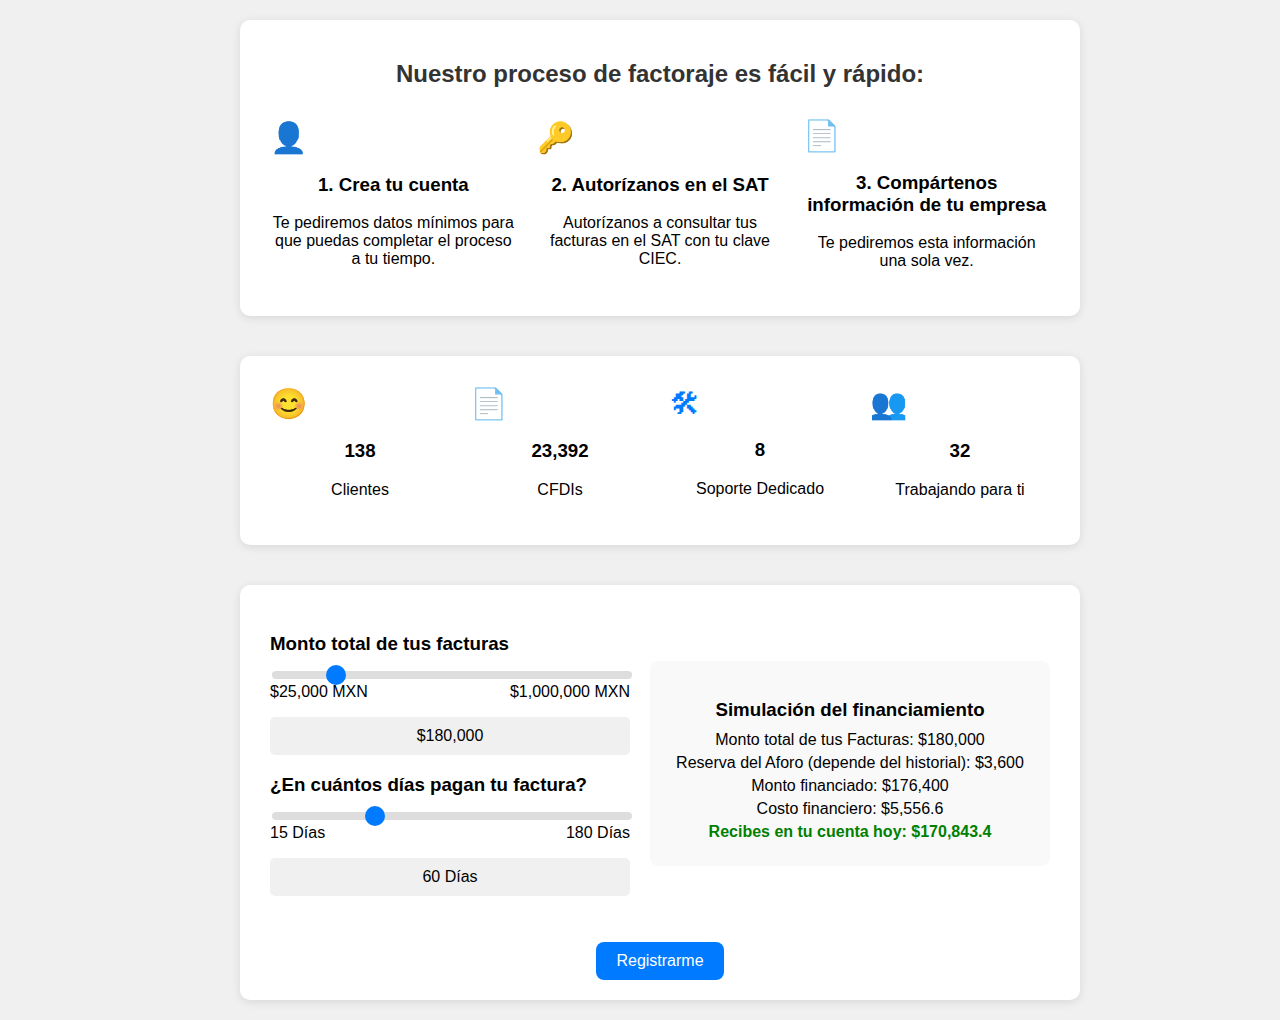
<file: calculadora4.html>
<!DOCTYPE html>
<html lang="en">
<head>
    <meta charset="UTF-8">
    <meta name="viewport" content="width=device-width, initial-scale=1.0">
    <title>Factoring Calculator</title>
    <style>
        body {
            font-family: 'Arial', sans-serif;
            background-color: #f0f0f0;
            margin: 0;
            padding: 0;
            display: flex;
            flex-direction: column;
            align-items: center;
        }
        .section {
            width: 90%;
            max-width: 800px;
            margin: 20px 0;
        }
        .card {
            background-color: white;
            border-radius: 10px;
            box-shadow: 0 2px 10px rgba(0,0,0,0.1);
            padding: 20px;
            width: 100%;
        }
        .title {
            text-align: center;
            color: #333;
        }
        .steps, .stats, .calculator {
            display: flex;
            justify-content: space-between;
            align-items: center;
            flex-wrap: wrap;
        }
        .step, .stat, .slider-container, .result-container {
            flex: 1;
            margin: 10px;
        }
        .step-icon, .stat-icon {
            font-size: 30px;
            color: #007bff;
        }
        .step-text, .stat-text {
            margin-top: 5px;
            text-align: center;
        }
        .slider-container h3, .result-container h3 {
            margin-bottom: 10px;
        }
        .slider-container input[type=range] {
            -webkit-appearance: none;
            width: 100%;
            height: 8px;
            background: #ddd;
            border-radius: 5px;
            outline: none;
            transition: background 0.3s;
        }
        .slider-container input[type=range]::-webkit-slider-thumb {
            -webkit-appearance: none;
            appearance: none;
            width: 20px;
            height: 20px;
            background: #007bff;
            border-radius: 50%;
            cursor: pointer;
            transition: background 0.3s;
        }
        .slider-container input[type=range]::-moz-range-thumb {
            width: 20px;
            height: 20px;
            background: #007bff;
            border-radius: 50%;
            cursor: pointer;
            transition: background 0.3s;
        }
        .slider-container input[type=range]:hover {
            background: #ccc;
        }
        .slider-container input[type=range]:active::-webkit-slider-thumb {
            background: #0056b3;
        }
        .slider-container input[type=range]:active::-moz-range-thumb {
            background: #0056b3;
        }
        .slider-labels {
            display: flex;
            justify-content: space-between;
        }
        .result-container {
            background-color: #f9f9f9;
            padding: 20px;
            border-radius: 8px;
            text-align: center;
        }
        .result-container p {
            margin: 5px 0;
        }
        .highlight {
            color: green;
            font-weight: bold;
        }
        .button {
            display: inline-block;
            padding: 10px 20px;
            background-color: #007bff;
            color: white;
            border-radius: 8px;
            text-align: center;
            cursor: pointer;
            margin-top: 20px;
            text-decoration: none;
        }
    </style>
</head>
<body>

<div class="section">
    <div class="card">
        <h2 class="title">Nuestro proceso de factoraje es fácil y rápido:</h2>
        <div class="steps">
            <div class="step">
                <div class="step-icon">👤</div>
                <div class="step-text">
                    <h3>1. Crea tu cuenta</h3>
                    <p>Te pediremos datos mínimos para que puedas completar el proceso a tu tiempo.</p>
                </div>
            </div>
            <div class="step">
                <div class="step-icon">🔑</div>
                <div class="step-text">
                    <h3>2. Autorízanos en el SAT</h3>
                    <p>Autorízanos a consultar tus facturas en el SAT con tu clave CIEC.</p>
                </div>
            </div>
            <div class="step">
                <div class="step-icon">📄</div>
                <div class="step-text">
                    <h3>3. Compártenos información de tu empresa</h3>
                    <p>Te pediremos esta información una sola vez.</p>
                </div>
            </div>
        </div>
    </div>
</div>

<div class="section">
    <div class="card">
        <div class="stats">
            <div class="stat">
                <div class="stat-icon">😊</div>
                <div class="stat-text">
                    <h3>138</h3>
                    <p>Clientes</p>
                </div>
            </div>
            <div class="stat">
                <div class="stat-icon">📄</div>
                <div class="stat-text">
                    <h3>23,392</h3>
                    <p>CFDIs</p>
                </div>
            </div>
            <div class="stat">
                <div class="stat-icon">🛠</div>
                <div class="stat-text">
                    <h3>8</h3>
                    <p>Soporte Dedicado</p>
                </div>
            </div>
            <div class="stat">
                <div class="stat-icon">👥</div>
                <div class="stat-text">
                    <h3>32</h3>
                    <p>Trabajando para ti</p>
                </div>
            </div>
        </div>
    </div>
</div>

<div class="section">
    <div class="card">
        <div class="calculator">
            <div class="slider-container">
                <h3>Monto total de tus facturas</h3>
                <input type="range" id="amountRange" min="25000" max="1000000" value="180000" oninput="updateAmountValue(this.value)">
                <div class="slider-labels">
                    <span>$25,000 MXN</span>
                    <span>$1,000,000 MXN</span>
                </div>
                <p id="amountValue" style="text-align:center; background-color:#f0f0f0; padding:10px; border-radius:5px;">$180,000</p>

                <h3>¿En cuántos días pagan tu factura?</h3>
                <input type="range" id="daysRange" min="15" max="180" value="60" oninput="updateDaysValue(this.value)">
                <div class="slider-labels">
                    <span>15 Días</span>
                    <span>180 Días</span>
                </div>
                <p id="daysValue" style="text-align:center; background-color:#f0f0f0; padding:10px; border-radius:5px;">60 Días</p>
            </div>

            <div class="result-container">
                <h3>Simulación del financiamiento</h3>
                <p>Monto total de tus Facturas: <span id="totalAmount">$180,000</span></p>
                <p>Reserva del Aforo (depende del historial): <span id="unfinancedAmount">$3,600</span></p>
                <p>Monto financiado: <span id="financedAmount">$176,400</span></p>
                <p>Costo financiero: <span id="totalCost">$5,556.6</span></p>
                <p class="highlight">Recibes en tu cuenta hoy: <span id="finalAmount">$170,843.4</span></p>
            </div>
        </div>

        <div style="text-align: center;">
            <div class="button" onclick="calculate()">Registrarme</div>
        </div>
    </div>
</div>

<script>
    function updateAmountValue(value) {
        document.getElementById('amountValue').innerText = `$${parseInt(value).toLocaleString()}`;
        calculate();
    }

    function updateDaysValue(value) {
        document.getElementById('daysValue').innerText = `${value} Días`;
        calculate();
    }

    function calculate() {
        const amount = parseInt(document.getElementById('amountRange').value);
        const days = parseInt(document.getElementById('daysRange').value);

        const unfinancedAmount = amount * 0.02;
        const financedAmount = amount - unfinancedAmount;
        const totalCost = financedAmount * 0.0315;
        const finalAmount = financedAmount - totalCost;

        document.getElementById('totalAmount').innerText = `$${amount.toLocaleString()}`;
        document.getElementById('unfinancedAmount').innerText = $${unfinancedAmount.toLocaleString()};

document.getElementById(‘financedAmount’).innerText = $${financedAmount.toLocaleString()};
document.getElementById(‘totalCost’).innerText = $${totalCost.toLocaleString()};
document.getElementById(‘finalAmount’).innerText = $${finalAmount.toLocaleString()};
}

// Initialize values
calculate();

</script>
</body>
</html>
</file>
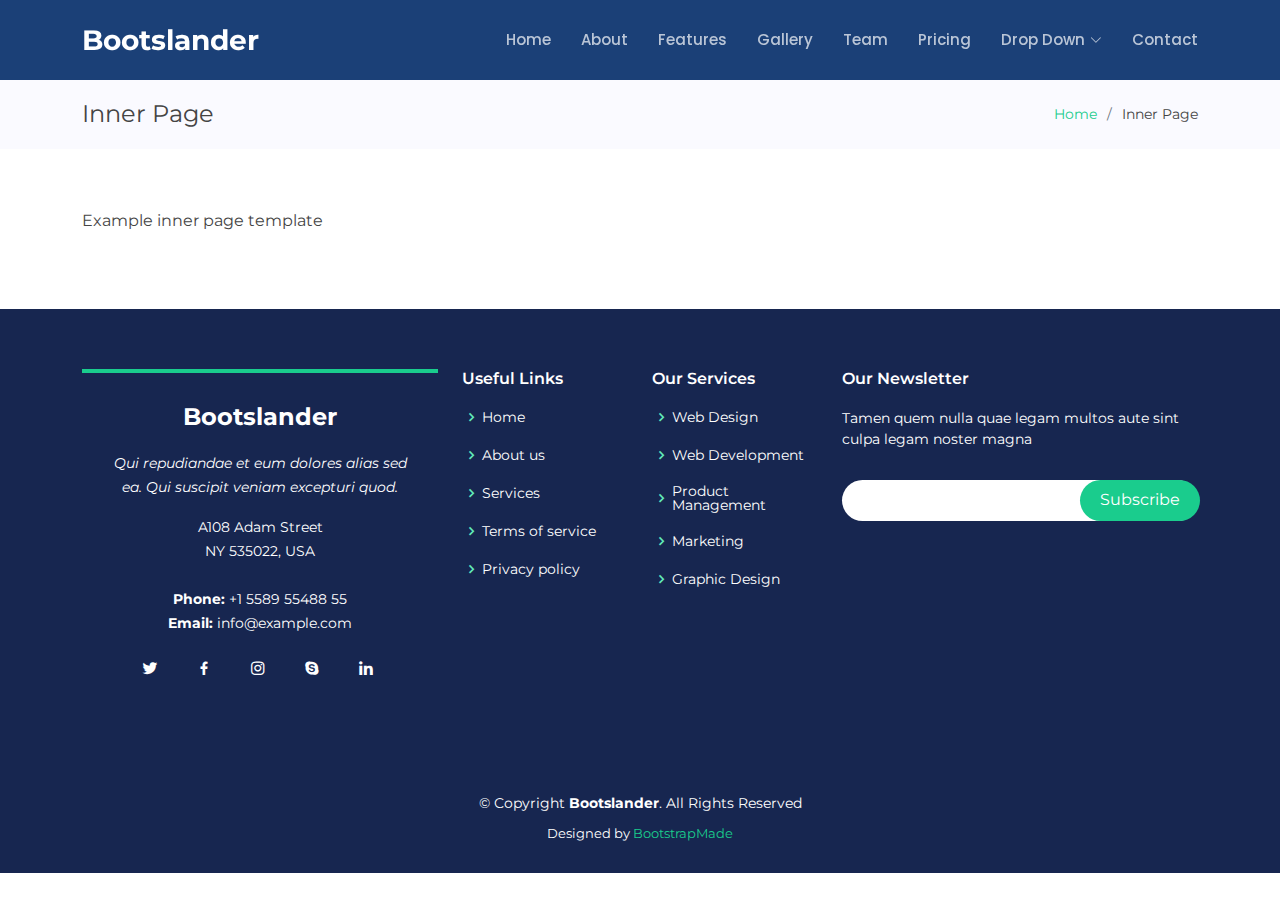
<file: inner-page.html>
<!DOCTYPE html>
<html lang="en">

<head>
  <meta charset="utf-8">
  <meta content="width=device-width, initial-scale=1.0" name="viewport">

  <title>Inner Page - Bootslander Bootstrap Template</title>
  <meta content="" name="description">
  <meta content="" name="keywords">

  <!-- Favicons -->
  <link href="assets/img/favicon.png" rel="icon">
  <link href="assets/img/apple-touch-icon.png" rel="apple-touch-icon">

  <!-- Google Fonts -->
  <link href="https://fonts.googleapis.com/css?family=Open+Sans:300,300i,400,400i,600,600i,700,700i|Montserrat:300,300i,400,400i,500,500i,600,600i,700,700i|Poppins:300,300i,400,400i,500,500i,600,600i,700,700i" rel="stylesheet">

  <!-- Vendor CSS Files -->
  <link href="assets/vendor/aos/aos.css" rel="stylesheet">
  <link href="assets/vendor/bootstrap/css/bootstrap.min.css" rel="stylesheet">
  <link href="assets/vendor/bootstrap-icons/bootstrap-icons.css" rel="stylesheet">
  <link href="assets/vendor/boxicons/css/boxicons.min.css" rel="stylesheet">
  <link href="assets/vendor/glightbox/css/glightbox.min.css" rel="stylesheet">
  <link href="assets/vendor/remixicon/remixicon.css" rel="stylesheet">
  <link href="assets/vendor/swiper/swiper-bundle.min.css" rel="stylesheet">

  <!-- Template Main CSS File -->
  <link href="assets/css/style.css" rel="stylesheet">

  <!-- =======================================================
  * Template Name: Bootslander
  * Template URL: https://bootstrapmade.com/bootslander-free-bootstrap-landing-page-template/
  * Updated: Mar 17 2024 with Bootstrap v5.3.3
  * Author: BootstrapMade.com
  * License: https://bootstrapmade.com/license/
  ======================================================== -->
</head>

<body>

  <!-- ======= Header ======= -->
  <header id="header" class="fixed-top d-flex align-items-center ">
    <div class="container d-flex align-items-center justify-content-between">

      <div class="logo">
        <h1><a href="index.html"><span>Bootslander</span></a></h1>
        <!-- Uncomment below if you prefer to use an image logo -->
        <!-- <a href="index.html"><img src="assets/img/logo.png" alt="" class="img-fluid"></a>-->
      </div>

      <nav id="navbar" class="navbar">
        <ul>
          <li><a class="nav-link scrollto " href="#hero">Home</a></li>
          <li><a class="nav-link scrollto" href="#about">About</a></li>
          <li><a class="nav-link scrollto" href="#features">Features</a></li>
          <li><a class="nav-link scrollto" href="#gallery">Gallery</a></li>
          <li><a class="nav-link scrollto" href="#team">Team</a></li>
          <li><a class="nav-link scrollto" href="#pricing">Pricing</a></li>
          <li class="dropdown"><a href="#"><span>Drop Down</span> <i class="bi bi-chevron-down"></i></a>
            <ul>
              <li><a href="#">Drop Down 1</a></li>
              <li class="dropdown"><a href="#"><span>Deep Drop Down</span> <i class="bi bi-chevron-right"></i></a>
                <ul>
                  <li><a href="#">Deep Drop Down 1</a></li>
                  <li><a href="#">Deep Drop Down 2</a></li>
                  <li><a href="#">Deep Drop Down 3</a></li>
                  <li><a href="#">Deep Drop Down 4</a></li>
                  <li><a href="#">Deep Drop Down 5</a></li>
                </ul>
              </li>
              <li><a href="#">Drop Down 2</a></li>
              <li><a href="#">Drop Down 3</a></li>
              <li><a href="#">Drop Down 4</a></li>
            </ul>
          </li>
          <li><a class="nav-link scrollto" href="#contact">Contact</a></li>
        </ul>
        <i class="bi bi-list mobile-nav-toggle"></i>
      </nav><!-- .navbar -->

    </div>
  </header><!-- End Header -->

  <main id="main">

    <!-- ======= Breadcrumbs Section ======= -->
    <section class="breadcrumbs">
      <div class="container">

        <div class="d-flex justify-content-between align-items-center">
          <h2>Inner Page</h2>
          <ol>
            <li><a href="index.html">Home</a></li>
            <li>Inner Page</li>
          </ol>
        </div>

      </div>
    </section><!-- End Breadcrumbs Section -->

    <section class="inner-page">
      <div class="container">
        <p>
          Example inner page template
        </p>
      </div>
    </section>

  </main><!-- End #main -->

  <!-- ======= Footer ======= -->
  <footer id="footer">
    <div class="footer-top">
      <div class="container">
        <div class="row">

          <div class="col-lg-4 col-md-6">
            <div class="footer-info">
              <h3>Bootslander</h3>
              <p class="pb-3"><em>Qui repudiandae et eum dolores alias sed ea. Qui suscipit veniam excepturi quod.</em></p>
              <p>
                A108 Adam Street <br>
                NY 535022, USA<br><br>
                <strong>Phone:</strong> +1 5589 55488 55<br>
                <strong>Email:</strong> info@example.com<br>
              </p>
              <div class="social-links mt-3">
                <a href="#" class="twitter"><i class="bx bxl-twitter"></i></a>
                <a href="#" class="facebook"><i class="bx bxl-facebook"></i></a>
                <a href="#" class="instagram"><i class="bx bxl-instagram"></i></a>
                <a href="#" class="google-plus"><i class="bx bxl-skype"></i></a>
                <a href="#" class="linkedin"><i class="bx bxl-linkedin"></i></a>
              </div>
            </div>
          </div>

          <div class="col-lg-2 col-md-6 footer-links">
            <h4>Useful Links</h4>
            <ul>
              <li><i class="bx bx-chevron-right"></i> <a href="#">Home</a></li>
              <li><i class="bx bx-chevron-right"></i> <a href="#">About us</a></li>
              <li><i class="bx bx-chevron-right"></i> <a href="#">Services</a></li>
              <li><i class="bx bx-chevron-right"></i> <a href="#">Terms of service</a></li>
              <li><i class="bx bx-chevron-right"></i> <a href="#">Privacy policy</a></li>
            </ul>
          </div>

          <div class="col-lg-2 col-md-6 footer-links">
            <h4>Our Services</h4>
            <ul>
              <li><i class="bx bx-chevron-right"></i> <a href="#">Web Design</a></li>
              <li><i class="bx bx-chevron-right"></i> <a href="#">Web Development</a></li>
              <li><i class="bx bx-chevron-right"></i> <a href="#">Product Management</a></li>
              <li><i class="bx bx-chevron-right"></i> <a href="#">Marketing</a></li>
              <li><i class="bx bx-chevron-right"></i> <a href="#">Graphic Design</a></li>
            </ul>
          </div>

          <div class="col-lg-4 col-md-6 footer-newsletter">
            <h4>Our Newsletter</h4>
            <p>Tamen quem nulla quae legam multos aute sint culpa legam noster magna</p>
            <form action="" method="post">
              <input type="email" name="email"><input type="submit" value="Subscribe">
            </form>

          </div>

        </div>
      </div>
    </div>

    <div class="container">
      <div class="copyright">
        &copy; Copyright <strong><span>Bootslander</span></strong>. All Rights Reserved
      </div>
      <div class="credits">
        <!-- All the links in the footer should remain intact. -->
        <!-- You can delete the links only if you purchased the pro version. -->
        <!-- Licensing information: https://bootstrapmade.com/license/ -->
        <!-- Purchase the pro version with working PHP/AJAX contact form: https://bootstrapmade.com/bootslander-free-bootstrap-landing-page-template/ -->
        Designed by <a href="https://bootstrapmade.com/">BootstrapMade</a>
      </div>
    </div>
  </footer><!-- End Footer -->

  <a href="#" class="back-to-top d-flex align-items-center justify-content-center"><i class="bi bi-arrow-up-short"></i></a>
  <div id="preloader"></div>

  <!-- Vendor JS Files -->
  <script src="assets/vendor/purecounter/purecounter_vanilla.js"></script>
  <script src="assets/vendor/aos/aos.js"></script>
  <script src="assets/vendor/bootstrap/js/bootstrap.bundle.min.js"></script>
  <script src="assets/vendor/glightbox/js/glightbox.min.js"></script>
  <script src="assets/vendor/swiper/swiper-bundle.min.js"></script>
  <script src="assets/vendor/php-email-form/validate.js"></script>

  <!-- Template Main JS File -->
  <script src="assets/js/main.js"></script>

</body>

</html>
</file>
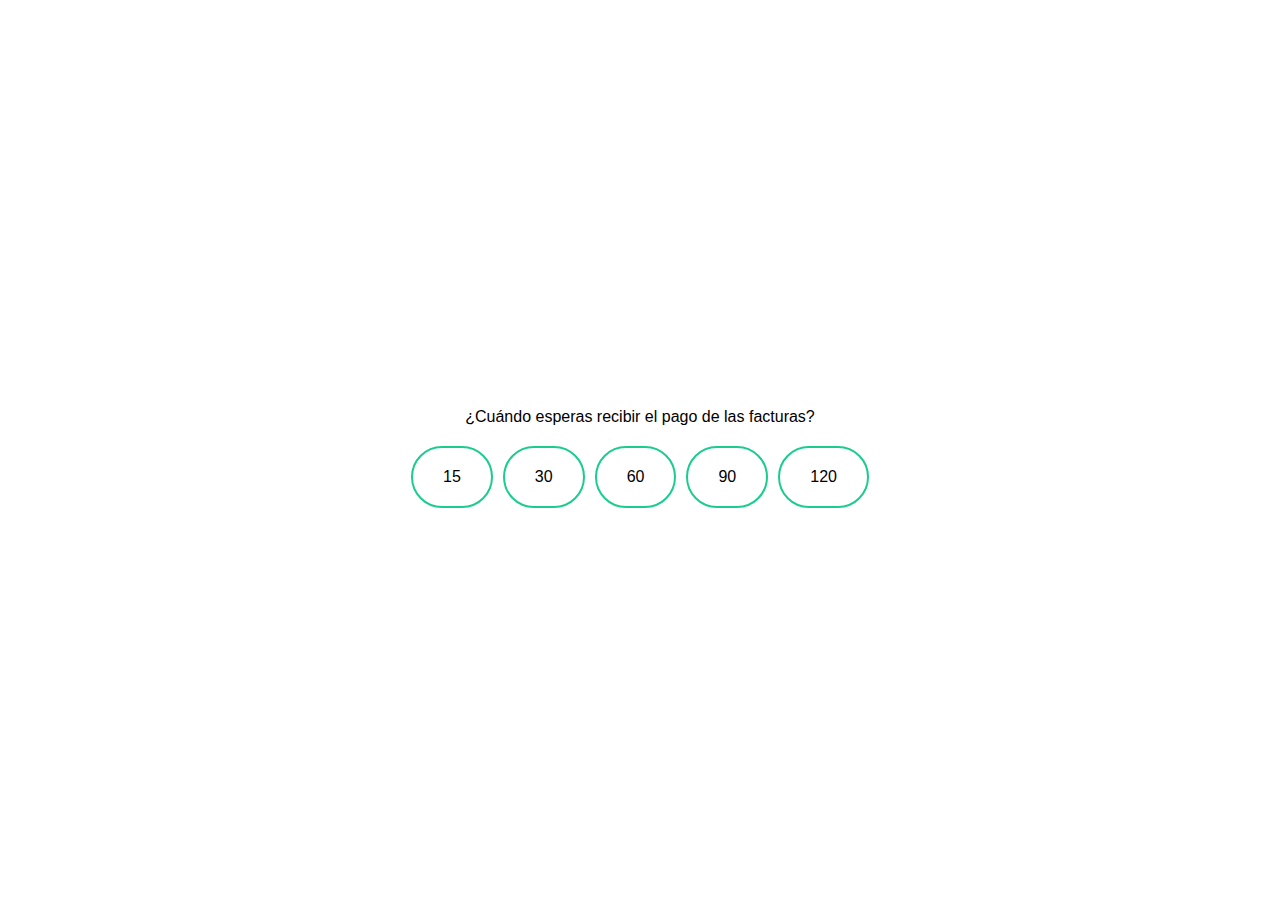
<file: selectTest.html>
<!DOCTYPE html>
<html lang="es">
<head>
    <meta charset="UTF-8">
    <meta name="viewport" content="width=device-width, initial-scale=1.0">
    <title>Selección de Días</title>
    <style>
        body {
            font-family: Arial, Helvetica, sans-serif;
            display: flex;
            justify-content: center;
            align-items: center;
            height: 100vh;
            margin: 0;
        }
        .container {
            text-align: center;
        }
        .options {
            display: flex;
            justify-content: center;
            gap: 10px;
            margin-top: 20px;
        }
        .option {
            border: 2px solid #1acc8d;
            border-radius: 50px;
            padding: 20px 30px;
            cursor: pointer;
            transition: all 0.3s ease;
        }
        .option:hover {
            background-color: #9feddb;
        }
        .option.selected {
            background-color: #9feddb;
            border-color: #1acc8d;
            color: white;
        }
    </style>
</head>
<body>
    <div class="container">
        <p>¿Cuándo esperas recibir el pago de las facturas?</p>
        <div class="options">
            <div class="option" data-value="15">15</div>
            <div class="option" data-value="30">30</div>
            <div class="option" data-value="60">60</div>
            <div class="option" data-value="90">90</div>
            <div class="option" data-value="120">120</div>            
        </div>
    </div>

    <script>
        document.querySelectorAll('.option').forEach(option => {
            option.addEventListener('click', () => {
                document.querySelectorAll('.option').forEach(opt => opt.classList.remove('selected'));
                option.classList.add('selected');
                console.log('Seleccionaste:', option.getAttribute('data-value'), 'días');
            });
        });
    </script>
</body>
</html>
</file>
<file: assets/css/style.css>
/*--------------------------------------------------------------
# General
--------------------------------------------------------------*/
body {
  font-family: "Montserrat", sans-serif;
  color: #444444;
}

a {
  color: #1acc8d;
  text-decoration: none;
}

a+a {
  margin-left: 10px;
}

a:hover {
  color: #34e5a6;
  text-decoration: none;
}

h1,
h2,
h3,
h4,
h5,
h6 {
  font-family: "Montserrat", sans-serif;
}

/*--------------------------------------------------------------
# Preloader
--------------------------------------------------------------*/
#preloader {
  position: fixed;
  top: 0;
  left: 0;
  right: 0;
  bottom: 0;
  z-index: 9999;
  overflow: hidden;
  background: #fff;
}

#preloader:before {
  content: "";
  position: fixed;
  top: calc(50% - 30px);
  left: calc(50% - 30px);
  border: 6px solid #1acc8d;
  border-top-color: #d2f9eb;
  border-radius: 50%;
  width: 60px;
  height: 60px;
  animation: animate-preloader 1s linear infinite;
}

@keyframes animate-preloader {
  0% {
    transform: rotate(0deg);
  }

  100% {
    transform: rotate(360deg);
  }
}

/*--------------------------------------------------------------
# Back to top button
--------------------------------------------------------------*/
.back-to-top {
  position: fixed;
  visibility: hidden;
  opacity: 0;
  right: 15px;
  bottom: 15px;
  z-index: 996;
  background: #1acc8d;
  width: 40px;
  height: 40px;
  border-radius: 50px;
  transition: all 0.4s;
}

.back-to-top i {
  font-size: 28px;
  color: #fff;
  line-height: 0;
}

.back-to-top:hover {
  background: #2be4a2;
  color: #fff;
}

.back-to-top.active {
  visibility: visible;
  opacity: 1;
}

/*--------------------------------------------------------------
# Disable AOS delay on mobile
--------------------------------------------------------------*/
@media screen and (max-width: 768px) {
  [data-aos-delay] {
    transition-delay: 0 !important;
  }
}

/*--------------------------------------------------------------
# Header
--------------------------------------------------------------*/
#header {
  height: 80px;
  transition: all 0.5s;
  z-index: 997;
  transition: all 0.5s;
  background: rgba(2, 43, 104, 0.9);
}

#header.header-transparent {
  background: transparent;
}

#header.header-scrolled {
  background: rgba(1, 29, 71, 0.841);
  height: 60px;
}

#header .logo h1 {
  font-size: 28px;
  margin: 0;
  padding: 0;
  line-height: 1;
  font-weight: 700;
}

#header .logo h1 a,
#header .logo h1 a:hover {
  color: #fff;
  text-decoration: none;
}

#header .logo img {
  padding: 0;
  margin: 0;
  max-height: 40px;
}

#header .btn-get-started {
  font-family: "Montserrat", sans-serif;
  font-weight: 500;
  font-size: 16px;
  letter-spacing: 1px;
  display: inline-block;
  padding: 10px 30px;
  border-radius: 50px;
  transition: 0.5s;
  color: #fff;
  background: #1acc8d;
}

#header .btn-get-started:hover {
  background: #17b57d;
}

/*--------------------------------------------------------------
# Navigation Menu
--------------------------------------------------------------*/
/**
* Desktop Navigation 
*/
.navbar {
  padding: 0;
}

.navbar ul {
  margin: 0;
  padding: 0;
  display: flex;
  list-style: none;
  align-items: center;
}

.navbar li {
  position: relative;
}

.navbar a,
.navbar a:focus {
  display: flex;
  align-items: center;
  justify-content: space-between;
  padding: 10px 0 10px 30px;
  font-size: 15px;
  font-weight: 500;
  font-family: "Poppins", sans-serif;
  color: rgba(255, 255, 255, 0.7);
  white-space: nowrap;
  transition: 0.3s;
}

.navbar a i,
.navbar a:focus i {
  font-size: 12px;
  line-height: 0;
  margin-left: 5px;
}

.navbar>ul>li>a:before {
  content: "";
  position: absolute;
  width: 0;
  height: 2px;
  bottom: 3px;
  left: 30px;
  background-color: #1acc8d;
  visibility: hidden;
  width: 0px;
  transition: all 0.3s ease-in-out 0s;
}

.navbar a:hover:before,
.navbar li:hover>a:before,
.navbar .active:before {
  visibility: visible;
  width: 25px;
}

.navbar a:hover,
.navbar .active,
.navbar .active:focus,
.navbar li:hover>a {
  color: #fff;
}

.navbar .dropdown ul {
  display: block;
  position: absolute;
  left: 30px;
  top: calc(100% + 30px);
  margin: 0;
  padding: 10px 0;
  z-index: 99;
  opacity: 0;
  visibility: hidden;
  background: #fff;
  box-shadow: 0px 0px 30px rgba(127, 137, 161, 0.25);
  transition: 0.3s;
  border-radius: 4px;
}

.navbar .dropdown ul li {
  min-width: 200px;
}

.navbar .dropdown ul a {
  padding: 10px 20px;
  font-size: 14px;
  font-weight: 500;
  text-transform: none;
  color: #01036f;
}

.navbar .dropdown ul a i {
  font-size: 12px;
}

.navbar .dropdown ul a:hover,
.navbar .dropdown ul .active:hover,
.navbar .dropdown ul li:hover>a {
  color: #1acc8d;
}

.navbar .dropdown:hover>ul {
  opacity: 1;
  top: 100%;
  visibility: visible;
}

.navbar .dropdown .dropdown ul {
  top: 0;
  left: calc(100% - 30px);
  visibility: hidden;
}

.navbar .dropdown .dropdown:hover>ul {
  opacity: 1;
  top: 0;
  left: 100%;
  visibility: visible;
}

@media (max-width: 1366px) {
  .navbar .dropdown .dropdown ul {
    left: -90%;
  }

  .navbar .dropdown .dropdown:hover>ul {
    left: -100%;
  }
}

/**
* Mobile Navigation 
*/
.mobile-nav-toggle {
  color: #fff;
  font-size: 28px;
  cursor: pointer;
  display: none;
  line-height: 0;
  transition: 0.5s;
}

@media (max-width: 991px) {
  .mobile-nav-toggle {
    display: block;
  }

  .navbar ul {
    display: none;
  }
}

.navbar-mobile {
  position: fixed;
  overflow: hidden;
  top: 0;
  right: 0;
  left: 0;
  bottom: 0;
  background: rgba(1, 3, 91, 0.9);
  transition: 0.3s;
  z-index: 999;
}

.navbar-mobile .mobile-nav-toggle {
  position: absolute;
  top: 15px;
  right: 15px;
}

.navbar-mobile ul {
  display: block;
  position: absolute;
  top: 55px;
  right: 15px;
  bottom: 15px;
  left: 15px;
  padding: 10px 0;
  border-radius: 8px;
  background-color: #fff;
  overflow-y: auto;
  transition: 0.3s;
}

.navbar-mobile>ul>li>a:before {
  left: 20px;
}

.navbar-mobile a,
.navbar-mobile a:focus {
  padding: 10px 20px;
  font-size: 15px;
  color: #0205a1;
}

.navbar-mobile a:hover,
.navbar-mobile .active,
.navbar-mobile li:hover>a {
  color: #3f43fd;
}

.navbar-mobile .getstarted,
.navbar-mobile .getstarted:focus {
  margin: 15px;
}

.navbar-mobile .dropdown ul,
.navbar-mobile .dropdown .dropdown ul {
  position: static;
  display: none;
  margin: 10px 20px;
  padding: 10px 0;
  z-index: 99;
  opacity: 1;
  visibility: visible;
  background: #fff;
  box-shadow: 0px 0px 30px rgba(127, 137, 161, 0.25);
}

.navbar-mobile .dropdown ul li,
.navbar-mobile .dropdown .dropdown ul li {
  min-width: 200px;
}

.navbar-mobile .dropdown ul a,
.navbar-mobile .dropdown .dropdown ul a {
  padding: 10px 20px;
}

.navbar-mobile .dropdown ul a i,
.navbar-mobile .dropdown .dropdown ul a i {
  font-size: 12px;
}

.navbar-mobile .dropdown ul a:hover,
.navbar-mobile .dropdown ul .active:hover,
.navbar-mobile .dropdown ul li:hover>a,
.navbar-mobile .dropdown .dropdown ul a:hover,
.navbar-mobile .dropdown .dropdown ul .active:hover,
.navbar-mobile .dropdown .dropdown ul li:hover>a {
  color: #1acc8d;
}

.navbar-mobile .dropdown>.dropdown-active,
.navbar-mobile .dropdown .dropdown>.dropdown-active {
  display: block;
}

/*--------------------------------------------------------------
# Hero Section
--------------------------------------------------------------*/
#hero {
  width: 100%;
  background: url("../img/hero-bg.jpg");
  position: relative;
  padding: 120px 0 0 0;
}

#hero:before {
  content: "";
  background: rgba(1, 19, 50, 0.91);
  position: absolute;
  bottom: 0;
  top: 0;
  left: 0;
  right: 0;
}

#hero h1 {
  margin: 0 0 20px 0;
  font-size: 48px;
  font-weight: 700;
  line-height: 56px;
  color: rgba(255, 255, 255, 0.8);
}

#hero h1 span {
  color: #fff;
  border-bottom: 4px solid #1acc8d;
}

#hero h2 {
  color: rgba(255, 255, 255, 0.8);
  margin-bottom: 40px;
  font-size: 24px;
}

#hero .btn-get-started {
  font-family: "Montserrat", sans-serif;
  font-weight: 500;
  font-size: 16px;
  letter-spacing: 1px;
  display: inline-block;
  padding: 10px 30px;
  border-radius: 50px;
  transition: 0.5s;
  color: #fff;
  background: #1acc8d;
}

#hero .btn-get-started:hover {
  background: #17b57d;
}

#hero .animated {
  animation: up-down 2s ease-in-out infinite alternate-reverse both;
}

@media (min-width: 1024px) {
  #hero {
    background-attachment: fixed;
  }
}

@media (max-width: 991px) {
  #hero {
    padding-top: 80px;
  }

  #hero .animated {
    animation: none;
  }

  #hero .hero-img {
    text-align: center;
  }

  #hero .hero-img img {
    max-width: 50%;
  }

  #hero h1 {
    font-size: 28px;
    line-height: 32px;
    margin-bottom: 10px;
  }

  #hero h2 {
    font-size: 18px;
    line-height: 24px;
    margin-bottom: 30px;
  }
}

@media (max-width: 575px) {
  #hero .hero-img img {
    width: 80%;
  }
  #hero .btn-get-started {
    margin-top: 15px;
  }
}

@keyframes up-down {
  0% {
    transform: translateY(10px);
  }

  100% {
    transform: translateY(-10px);
  }
}

.hero-waves {
  display: block;
  margin-top: 60px;
  width: 100%;
  height: 60px;
  z-index: 5;
  position: relative;
}

.wave1 use {
  animation: move-forever1 10s linear infinite;
  animation-delay: -2s;
}

.wave2 use {
  animation: move-forever2 8s linear infinite;
  animation-delay: -2s;
}

.wave3 use {
  animation: move-forever3 6s linear infinite;
  animation-delay: -2s;
}

@keyframes move-forever1 {
  0% {
    transform: translate(85px, 0%);
  }

  100% {
    transform: translate(-90px, 0%);
  }
}

@keyframes move-forever2 {
  0% {
    transform: translate(-90px, 0%);
  }

  100% {
    transform: translate(85px, 0%);
  }
}

@keyframes move-forever3 {
  0% {
    transform: translate(-90px, 0%);
  }

  100% {
    transform: translate(85px, 0%);
  }
}

/*--------------------------------------------------------------
# Sections General
--------------------------------------------------------------*/
section {
  padding: 60px 0;
  overflow: hidden;
}

.section-bg {
  background-color: #f5f5ff;
}

.section-title {
  padding-bottom: 40px;
}

.section-title h2 {
  font-size: 14px;
  font-weight: 500;
  padding: 0;
  line-height: 1px;
  margin: 0 0 5px 0;
  letter-spacing: 2px;
  text-transform: uppercase;
  color: #aaaaaa;
  font-family: "Poppins", sans-serif;
}

.section-title h2::after {
  content: "";
  width: 120px;
  height: 1px;
  display: inline-block;
  background: #1acc8d;
  margin: 4px 10px;
}

.section-title p {
  margin: 0;
  margin: 0;
  font-size: 36px;
  font-weight: 700;
  text-transform: uppercase;
  font-family: "Poppins", sans-serif;
  color: #172650;
}

/*--------------------------------------------------------------
# Breadcrumbs
--------------------------------------------------------------*/
.breadcrumbs {
  padding: 20px 0;
  background-color: #fafaff;
  min-height: 40px;
  margin-top: 80px;
}

@media (max-width: 992px) {
  .breadcrumbs {
    margin-top: 64px;
  }
}

.breadcrumbs h2 {
  font-size: 24px;
  font-weight: 400;
  margin: 0;
}

@media (max-width: 992px) {
  .breadcrumbs h2 {
    margin: 0 0 10px 0;
  }
}

.breadcrumbs ol {
  display: flex;
  flex-wrap: wrap;
  list-style: none;
  padding: 0;
  margin: 0;
  font-size: 14px;
}

.breadcrumbs ol li+li {
  padding-left: 10px;
}

.breadcrumbs ol li+li::before {
  display: inline-block;
  padding-right: 10px;
  color: #6c757d;
  content: "/";
}

@media (max-width: 768px) {
  .breadcrumbs .d-flex {
    display: block !important;
  }

  .breadcrumbs ol {
    display: block;
  }

  .breadcrumbs ol li {
    display: inline-block;
  }
}

/*--------------------------------------------------------------
# About
--------------------------------------------------------------*/
.about {
  padding: 40px 0 0 0;
}

.about .icon-boxes h3 {
  font-size: 28px;
  font-weight: 700;
  color: #172650;
  margin-bottom: 15px;
}

.about .icon-box {
  margin-top: 40px;
}

.about .icon-box .icon {
  float: left;
  display: flex;
  align-items: center;
  justify-content: center;
  width: 64px;
  height: 64px;
  border: 2px solid #7ceec6;
  border-radius: 50px;
  transition: 0.5s;
}

.about .icon-box .icon i {
  color: #1acc8d;
  font-size: 32px;
}

.about .icon-box:hover .icon {
  background: #1acc8d;
  border-color: #1acc8d;
}

.about .icon-box:hover .icon i {
  color: #fff;
}

.about .icon-box .title {
  margin-left: 85px;
  font-weight: 700;
  margin-bottom: 10px;
  font-size: 18px;
}

.about .icon-box .title a {
  color: #343a40;
  transition: 0.3s;
}

.about .icon-box .title a:hover {
  color: #1acc8d;
}

.about .icon-box .description {
  margin-left: 85px;
  line-height: 24px;
  font-size: 14px;
}

.about .video-box {
  background: url("../img/about.png") center center no-repeat;
  background-size: contain;
  min-height: 300px;
}

.about .play-btn {
  width: 94px;
  height: 94px;
  background: radial-gradient(#3f43fd 50%, rgba(63, 67, 253, 0.4) 52%);
  border-radius: 50%;
  display: block;
  position: absolute;
  left: calc(50% - 47px);
  top: calc(50% - 47px);
  overflow: hidden;
}

.about .play-btn::after {
  content: "";
  position: absolute;
  left: 50%;
  top: 50%;
  transform: translateX(-40%) translateY(-50%);
  width: 0;
  height: 0;
  border-top: 10px solid transparent;
  border-bottom: 10px solid transparent;
  border-left: 15px solid #fff;
  z-index: 100;
  transition: all 400ms cubic-bezier(0.55, 0.055, 0.675, 0.19);
}

.about .play-btn::before {
  content: "";
  position: absolute;
  width: 120px;
  height: 120px;
  animation-delay: 0s;
  animation: pulsate-btn 2s;
  animation-direction: forwards;
  animation-iteration-count: infinite;
  animation-timing-function: steps;
  opacity: 1;
  border-radius: 50%;
  border: 5px solid rgba(63, 67, 253, 0.7);
  top: -15%;
  left: -15%;
  background: rgba(198, 16, 0, 0);
}

.about .play-btn:hover::after {
  border-left: 15px solid #3f43fd;
  transform: scale(20);
}

.about .play-btn:hover::before {
  content: "";
  position: absolute;
  left: 50%;
  top: 50%;
  transform: translateX(-40%) translateY(-50%);
  width: 0;
  height: 0;
  border: none;
  border-top: 10px solid transparent;
  border-bottom: 10px solid transparent;
  border-left: 15px solid #fff;
  z-index: 200;
  animation: none;
  border-radius: 0;
}

@keyframes pulsate-btn {
  0% {
    transform: scale(0.6, 0.6);
    opacity: 1;
  }

  100% {
    transform: scale(1, 1);
    opacity: 0;
  }
}

/*--------------------------------------------------------------
# Features
--------------------------------------------------------------*/
.features .icon-box {
  display: flex;
  align-items: center;
  padding: 20px;
  background: #f5f5ff;
  transition: ease-in-out 0.3s;
}

.features .icon-box i {
  font-size: 32px;
  padding-right: 10px;
  line-height: 1;
}

.features .icon-box h3 {
  font-weight: 700;
  margin: 0;
  padding: 0;
  line-height: 1;
  font-size: 16px;
}

.features .icon-box h3 a {
  color: #172650;
  transition: ease-in-out 0.3s;
}

.features .icon-box h3 a:hover {
  color: #01036f;
}

.features .icon-box:hover {
  background: #ebebff;
}

/*--------------------------------------------------------------
# Counts
--------------------------------------------------------------*/
.counts {
  background: #f5f5ff;
  padding: 70px 0 60px;
}

.counts .count-box {
  padding: 30px 30px 25px 30px;
  width: 100%;
  position: relative;
  text-align: center;
  background: #fff;
}

.counts .count-box i {
  position: absolute;
  top: -25px;
  left: 50%;
  transform: translateX(-50%);
  font-size: 20px;
  background: #1acc8d;
  padding: 12px;
  color: #fff;
  border-radius: 50px;
  display: inline-flex;
  align-items: center;
  justify-content: center;
  line-height: 0;
  width: 48px;
  height: 48px;
}

.counts .count-box span {
  font-size: 36px;
  display: block;
  font-weight: 600;
  color: #172650;
}

.counts .count-box p {
  padding: 0;
  margin: 0;
  font-family: "Montserrat", sans-serif;
  font-size: 14px;
}

/*--------------------------------------------------------------
# Details
--------------------------------------------------------------*/
.details .content+.content {
  margin-top: 100px;
}

.details .content h3 {
  font-weight: 600;
  font-size: 26px;
  color: #172650;
}

.details .content ul {
  list-style: none;
  padding: 0;
}

.details .content ul li {
  padding-bottom: 10px;
}

.details .content ul i {
  font-size: 20px;
  padding-right: 4px;
  color: #1acc8d;
}

.details .content p:last-child {
  margin-bottom: 0;
}

/*--------------------------------------------------------------
# Gallery
--------------------------------------------------------------*/
.gallery .gallery-item {
  overflow: hidden;
  border-right: 3px solid #fff;
  border-bottom: 3px solid #fff;
}

.gallery .gallery-item img {
  transition: all ease-in-out 0.4s;
}

.gallery .gallery-item:hover img {
  transform: scale(1.1);
}

/*--------------------------------------------------------------
# Testimonials
--------------------------------------------------------------*/
.testimonials {
  padding: 80px 0;
  background: url("../img/cta-bg.jpg") no-repeat;
  background-position: center center;
  background-size: cover;
  position: relative;
}

.testimonials::before {
  content: "";
  position: absolute;
  left: 0;
  right: 0;
  top: 0;
  bottom: 0;
  background: rgb(23 38 80);
}

.testimonials .section-header {
  margin-bottom: 40px;
}

.testimonials .testimonials-carousel,
.testimonials .testimonials-slider {
  overflow: hidden;
}

.testimonials .testimonial-item {
  text-align: center;
  color: #fff;
}

.testimonials .testimonial-item .testimonial-img {
  width: 100px;
  border-radius: 50%;
  border: 6px solid rgba(255, 255, 255, 0.15);
  margin: 0 auto;
}

.testimonials .testimonial-item h3 {
  font-size: 20px;
  font-weight: bold;
  margin: 10px 0 5px 0;
  color: #fff;
}

.testimonials .testimonial-item h4 {
  font-size: 14px;
  color: #ddd;
  margin: 0 0 15px 0;
}

.testimonials .testimonial-item .quote-icon-left,
.testimonials .testimonial-item .quote-icon-right {
  color: rgba(255, 255, 255, 0.4);
  font-size: 26px;
}

.testimonials .testimonial-item .quote-icon-left {
  display: inline-block;
  left: -5px;
  position: relative;
}

.testimonials .testimonial-item .quote-icon-right {
  display: inline-block;
  right: -5px;
  position: relative;
  top: 10px;
}

.testimonials .testimonial-item p {
  font-style: italic;
  margin: 0 auto 15px auto;
  color: #eee;
}

.testimonials .swiper-pagination {
  margin-top: 20px;
  position: relative;
}

.testimonials .swiper-pagination .swiper-pagination-bullet {
  width: 12px;
  height: 12px;
  opacity: 1;
  background-color: rgba(255, 255, 255, 0.4);
}

.testimonials .swiper-pagination .swiper-pagination-bullet-active {
  background-color: #1acc8d;
}

@media (min-width: 1024px) {
  .testimonials {
    background-attachment: fixed;
  }
}

@media (min-width: 992px) {
  .testimonials .testimonial-item p {
    width: 80%;
  }
}

/*--------------------------------------------------------------
# Team
--------------------------------------------------------------*/
.team {
  background: #fff;
}

.team .member {
  text-align: center;
  margin-bottom: 80px;
  position: relative;
}

.team .member .pic {
  border-radius: 4px;
  overflow: hidden;
}

.team .member img {
  transition: all ease-in-out 0.4s;
}

.team .member:hover img {
  transform: scale(1.1);
}

.team .member .member-info {
  position: absolute;
  bottom: -80px;
  left: 0px;
  right: 0px;
  background: rgba(255, 255, 255, 0.9);
  padding: 15px 0;
  border-radius: 0 0 4px 4px;
  box-shadow: 0px 2px 15px rgba(0, 0, 0, 0.1);
}

.team .member h4 {
  font-weight: 700;
  margin-bottom: 10px;
  font-size: 16px;
  color: #01036f;
  position: relative;
  padding-bottom: 10px;
}

.team .member h4::after {
  content: "";
  position: absolute;
  display: block;
  width: 50px;
  height: 1px;
  background: #0d12fc;
  bottom: 0;
  left: calc(50% - 25px);
}

.team .member span {
  font-style: italic;
  display: block;
  font-size: 13px;
  color: #01036f;
}

.team .member .social {
  margin-top: 10px;
}

.team .member .social a {
  transition: color 0.3s;
  color: #01036f;
}

.team .member .social a:hover {
  color: #1acc8d;
}

.team .member .social i {
  font-size: 16px;
  margin: 0 2px;
}

/*--------------------------------------------------------------
# Pricing
--------------------------------------------------------------*/
.pricing .box {
  padding: 20px;
  background: #fff;
  text-align: center;
  box-shadow: 0px 0px 4px rgba(0, 0, 0, 0.12);
  border-radius: 5px;
  position: relative;
  overflow: hidden;
}

.pricing h3 {
  font-weight: 400;
  margin: -20px -20px 20px -20px;
  padding: 20px 15px;
  font-size: 16px;
  font-weight: 600;
  color: #777777;
  background: #f8f8f8;
}

.pricing h4 {
  font-size: 36px;
  color: #1acc8d;
  font-weight: 600;
  font-family: "Poppins", sans-serif;
  margin-bottom: 20px;
}

.pricing h4 sup {
  font-size: 20px;
  top: -15px;
  left: -3px;
}

.pricing h4 span {
  color: #bababa;
  font-size: 16px;
  font-weight: 300;
}

.pricing ul {
  padding: 0;
  list-style: none;
  color: #444444;
  text-align: center;
  line-height: 20px;
  font-size: 14px;
}

.pricing ul li {
  padding-bottom: 16px;
}

.pricing ul i {
  color: #1acc8d;
  font-size: 18px;
  padding-right: 4px;
}

.pricing ul .na {
  color: #ccc;
  text-decoration: line-through;
}

.pricing .btn-wrap {
  margin: 20px -20px -20px -20px;
  padding: 20px 15px;
  background: #f8f8f8;
  text-align: center;
}

.pricing .btn-buy {
  background: #1acc8d;
  display: inline-block;
  padding: 8px 35px 10px 35px;
  border-radius: 50px;
  color: #fff;
  transition: none;
  font-size: 14px;
  font-weight: 400;
  font-family: "Montserrat", sans-serif;
  font-weight: 600;
  transition: 0.3s;
}

.pricing .btn-buy:hover {
  background: #149f6e;
}

.pricing .featured h3 {
  color: #fff;
  background: #1acc8d;
}

.pricing .advanced {
  width: 200px;
  position: absolute;
  top: 18px;
  right: -68px;
  transform: rotate(45deg);
  z-index: 1;
  font-size: 14px;
  padding: 1px 0 3px 0;
  background: #1acc8d;
  color: #fff;
}

/*--------------------------------------------------------------
# F.A.Q
--------------------------------------------------------------*/
.faq .faq-list {
  padding: 0;
}

.faq .faq-list ul {
  padding: 0;
  list-style: none;
}

.faq .faq-list li+li {
  margin-top: 15px;
}

.faq .faq-list li {
  padding: 20px;
  background: #fff;
  border-radius: 4px;
  position: relative;
}

.faq .faq-list a {
  display: block;
  position: relative;
  font-family: "Poppins", sans-serif;
  font-size: 16px;
  line-height: 24px;
  font-weight: 500;
  padding: 0 30px;
  outline: none;
  cursor: pointer;
}

.faq .faq-list .icon-help {
  font-size: 24px;
  position: absolute;
  right: 0;
  left: 20px;
  color: #34e5a6;
}

.faq .faq-list .icon-show,
.faq .faq-list .icon-close {
  font-size: 24px;
  position: absolute;
  right: 0;
  top: 0;
}

.faq .faq-list p {
  margin-bottom: 0;
  padding: 10px 0 0 0;
}

.faq .faq-list .icon-show {
  display: none;
}

.faq .faq-list a.collapsed {
  color: #343a40;
}

.faq .faq-list a.collapsed:hover {
  color: #1acc8d;
}

.faq .faq-list a.collapsed .icon-show {
  display: inline-block;
}

.faq .faq-list a.collapsed .icon-close {
  display: none;
}

@media (max-width: 1200px) {
  .faq .faq-list {
    padding: 0;
  }
}

/*--------------------------------------------------------------
# Contact
--------------------------------------------------------------*/
.contact .info {
  width: 100%;
  background: #fff;
}

.contact .info i {
  font-size: 20px;
  color: #3f43fd;
  float: left;
  width: 44px;
  height: 44px;
  background: #f0f0ff;
  display: flex;
  justify-content: center;
  align-items: center;
  border-radius: 50px;
  transition: all 0.3s ease-in-out;
}

.contact .info h4 {
  padding: 0 0 0 60px;
  font-size: 22px;
  font-weight: 600;
  margin-bottom: 5px;
  color: #172650;
}

.contact .info p {
  padding: 0 0 0 60px;
  margin-bottom: 0;
  font-size: 14px;
  color: #0205a1;
}

.contact .info .email,
.contact .info .phone {
  margin-top: 40px;
}

.contact .info .email:hover i,
.contact .info .address:hover i,
.contact .info .phone:hover i {
  background: #1acc8d;
  color: #fff;
}

.contact .php-email-form {
  width: 100%;
  background: #fff;
}

.contact .php-email-form .form-group {
  padding-bottom: 8px;
}

.contact .php-email-form .error-message {
  display: none;
  color: #fff;
  background: #ed3c0d;
  text-align: left;
  padding: 15px;
  font-weight: 600;
}

.contact .php-email-form .error-message br+br {
  margin-top: 25px;
}

.contact .php-email-form .sent-message {
  display: none;
  color: #fff;
  background: #18d26e;
  text-align: center;
  padding: 15px;
  font-weight: 600;
}

.contact .php-email-form .loading {
  display: none;
  background: #fff;
  text-align: center;
  padding: 15px;
}

.contact .php-email-form .loading:before {
  content: "";
  display: inline-block;
  border-radius: 50%;
  width: 24px;
  height: 24px;
  margin: 0 10px -6px 0;
  border: 3px solid #18d26e;
  border-top-color: #eee;
  animation: animate-loading 1s linear infinite;
}

.contact .php-email-form input,
.contact .php-email-form textarea {
  border-radius: 0;
  box-shadow: none;
  font-size: 14px;
}

.contact .php-email-form input {
  height: 44px;
}

.contact .php-email-form textarea {
  padding: 10px 12px;
}

.contact .php-email-form button[type=submit] {
  background: #1acc8d;
  border: 0;
  padding: 10px 30px;
  color: #fff;
  transition: 0.4s;
  border-radius: 50px;
}

.contact .php-email-form button[type=submit]:hover {
  background: #34e5a6;
}

@keyframes animate-loading {
  0% {
    transform: rotate(0deg);
  }

  100% {
    transform: rotate(360deg);
  }
}

/*--------------------------------------------------------------
# Footer
--------------------------------------------------------------*/
#footer {
  background: #172650;
  padding: 0 0 30px 0;
  color: #fff;
  font-size: 14px;
}

#footer .footer-top {
  padding: 60px 0 30px 0;
}

#footer .footer-top .footer-info {
  margin-bottom: 15px;
  background: #172650;
  color: #fff;
  border-top: 4px solid #1acc8d;
  text-align: center;
  padding: 30px 20px;
}

#footer .footer-top .footer-info h3 {
  font-size: 24px;
  margin: 0 0 20px 0;
  padding: 2px 0 2px 0;
  line-height: 1;
  font-weight: 700;
}

#footer .footer-top .footer-info p {
  font-size: 14px;
  line-height: 24px;
  margin-bottom: 0;
  font-family: "Montserrat", sans-serif;
}

#footer .footer-top .social-links a {
  font-size: 18px;
  display: inline-block;
  color: #fff;
  line-height: 1;
  padding: 8px 0;
  margin-right: 4px;
  border-radius: 50%;
  text-align: center;
  width: 36px;
  height: 36px;
  transition: 0.3s;
}

#footer .footer-top .social-links a:hover {
  background: #1acc8d;
  color: #fff;
  text-decoration: none;
}

#footer .footer-top h4 {
  font-size: 16px;
  font-weight: 600;
  color: #fff;
  position: relative;
  padding-bottom: 12px;
}

#footer .footer-top .footer-links {
  margin-bottom: 30px;
}

#footer .footer-top .footer-links ul {
  list-style: none;
  padding: 0;
  margin: 0;
}

#footer .footer-top .footer-links ul i {
  padding-right: 2px;
  color: #61ebba;
  font-size: 18px;
  line-height: 1;
}

#footer .footer-top .footer-links ul li {
  padding: 10px 0;
  display: flex;
  align-items: center;
}

#footer .footer-top .footer-links ul li:first-child {
  padding-top: 0;
}

#footer .footer-top .footer-links ul a {
  color: #fff;
  transition: 0.3s;
  display: inline-block;
  line-height: 1;
}

#footer .footer-top .footer-links ul a:hover {
  color: #4be8b0;
}

#footer .footer-top .footer-newsletter form {
  margin-top: 30px;
  background: #fff;
  padding: 6px 10px 6px 15px;
  position: relative;
  border-radius: 50px;
}

#footer .footer-top .footer-newsletter form input[type=email] {
  border: 0;
  padding: 4px;
  width: calc(100% - 110px);
}

#footer .footer-top .footer-newsletter form input[type=submit] {
  position: absolute;
  top: 0;
  right: -2px;
  bottom: 0;
  border: 0;
  background: none;
  font-size: 16px;
  padding: 0 20px;
  background: #1acc8d;
  color: #fff;
  transition: 0.3s;
  border-radius: 50px;
}

#footer .footer-top .footer-newsletter form input[type=submit]:hover {
  background: #149f6e;
}

#footer .copyright {
  border-top: 1px solid #172650;
  text-align: center;
  padding-top: 30px;
}

#footer .credits {
  padding-top: 10px;
  text-align: center;
  font-size: 13px;
  color: #fff;
}

@media (max-width: 575px) {
  #footer .footer-top .footer-info {
    margin: -20px 0 30px 0;
  }
}


#simulador {

  .card {
    background-color: white;
    border-radius: 10px;
    box-shadow: 0 2px 10px rgba(0, 0, 0, 0.1);
    width: 90%;
    max-width: 800px;
    padding: 20px;
  }

  .container {
    display: flex;
    justify-content: space-between;
    padding: 20px;
  }

  .slider-container,
  .result-container {
    width: 45%;
  }

  @media (max-width: 992px) {
    .slider-container, 
    .result-container {
        width: 100% !important;
    }
    .slider-container{
      margin-bottom: 50px;
    }
    .container{
      display: block !important;
    }
  }

  .slider-container h3,
  .result-container h3 {
    margin-bottom: 10px;
  }

  .slider-container input[type=range] {
    width: 100%;
  }

  .slider-labels {
    display: flex;
    justify-content: space-between;
  }

  .slider {
    appearance: none;
    /* removes browser-specific styling */
    width: 300px;
    /* width of slider */
    height: 25px;
    /* height of slider */
    background: #1acc8d;
    /* orange background */
    outline: none;
    /* remove outline */
    border-radius: 50px;
    /* round corners */
  }

  .slider::-webkit-slider-thumb {
    appearance: none;
    /* removes browser-specific styling */
    width: 20px;
    /* handle width */
    height: 20px;
    /* handle height */
    border-radius: 50%;
    /* make it circular */
    background: #FFFFFF;
    /* white color */
    cursor: pointer;
    /* cursor on hover */
  }

  .result-container {
    background-color: #f9f9f9;
    padding: 20px;
    border-radius: 50px;
  }

  .result-container p {
    margin: 5px 0;
  }

  .highlight {
    color: rgb(26 204 141);
    font-weight: bold;
  }

  .button {
    display: inline-block;
    padding: 10px 20px;
    background-color: #1acc8d;
    color: white;
    border-radius: 8px;
    text-align: center;
    cursor: pointer;
    margin-top: 20px;
    text-decoration: none;
  }

  .btn-get-started {
    font-family: "Montserrat", sans-serif;
    font-weight: 500;
    font-size: 16px;
    letter-spacing: 1px;
    display: inline-block;
    padding: 10px 30px;
    border-radius: 50px;
    transition: 0.5s;
    color: #fff;
    background: #1acc8d;
  }

  .btn-get-started:hover {
    background: #17b57d;
  }
}

/* Styles selector */
.options {
  display: flex;
  justify-content: center;
  gap: 10px;
  margin-top: 20px;
}
.option {
  border: 2px solid #1acc8d;
  border-radius: 50px;
  padding: 10px 20px;
  cursor: pointer;
  transition: all 0.3s ease;
}
.option:hover {
  background-color: #1acc8d;
  color: white;
}
.option.selected {
  background-color: #1acc8d;
  color: white;
}
</file>
